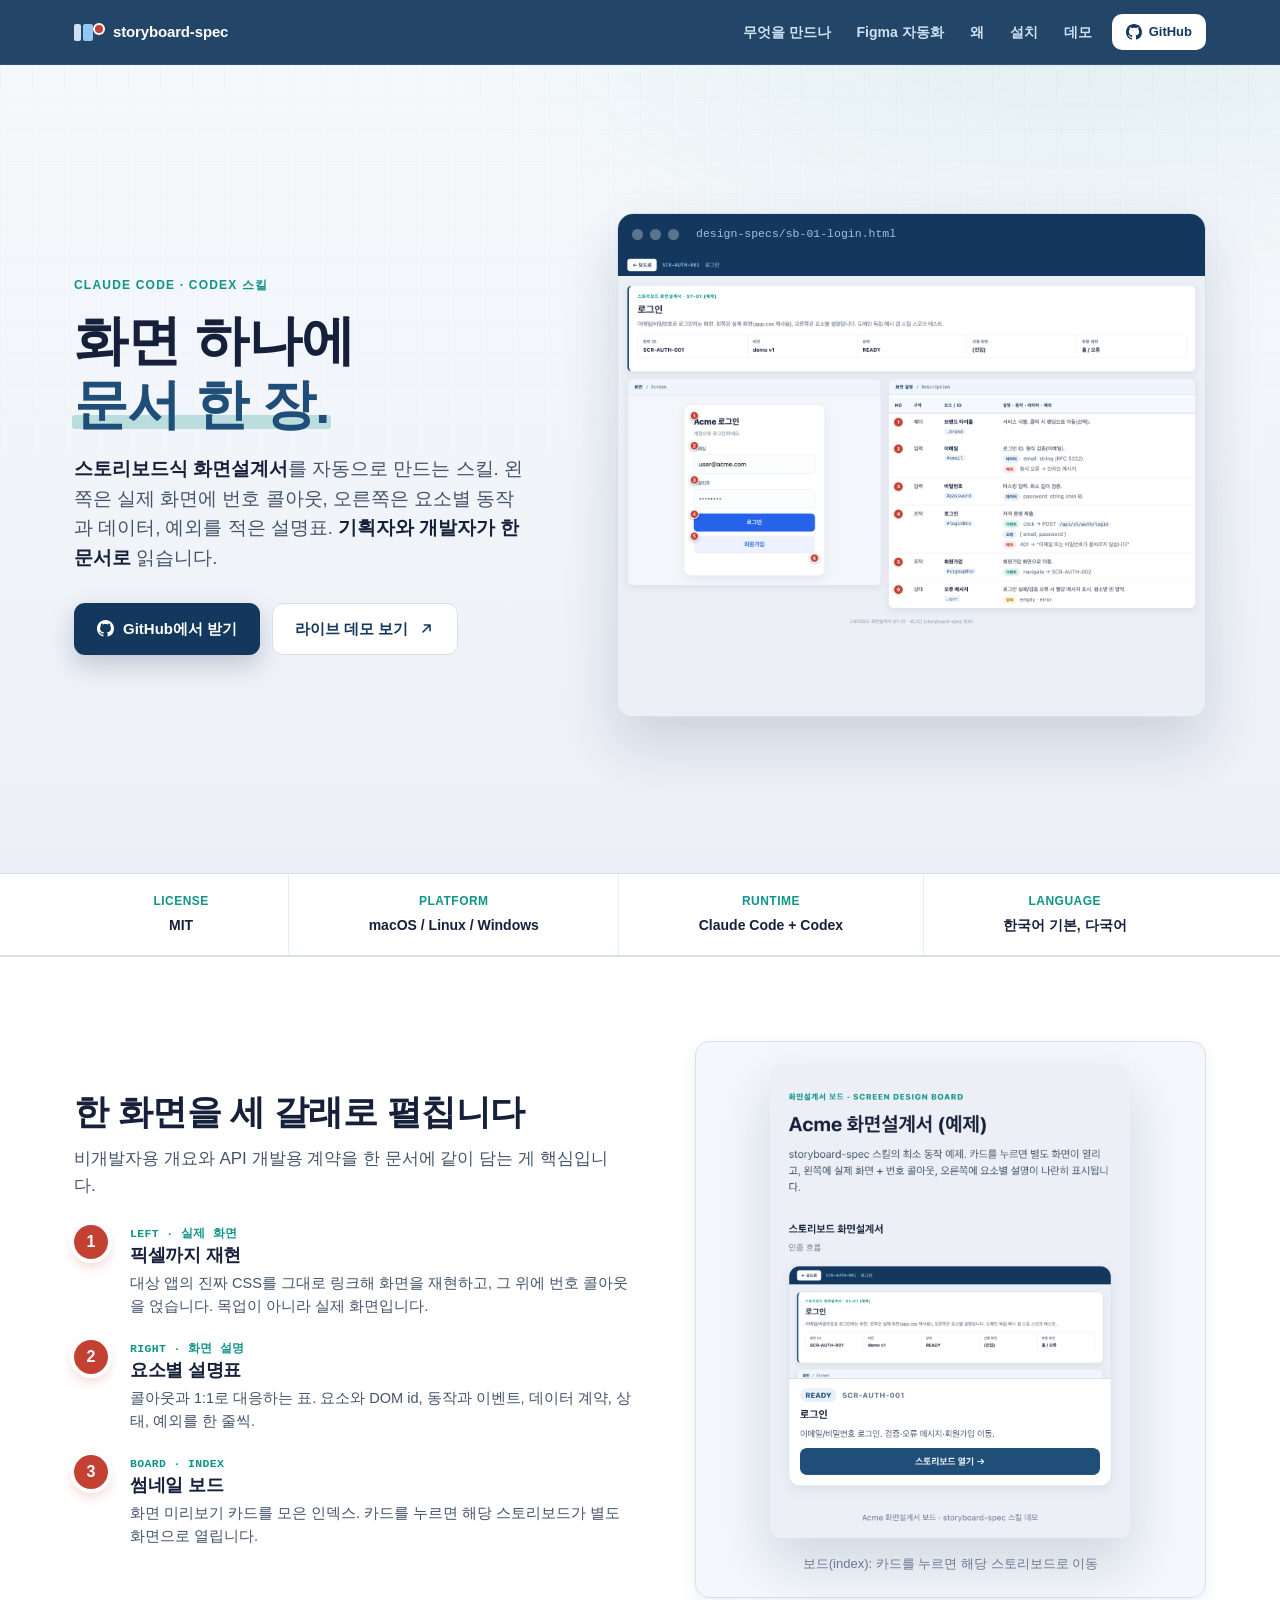
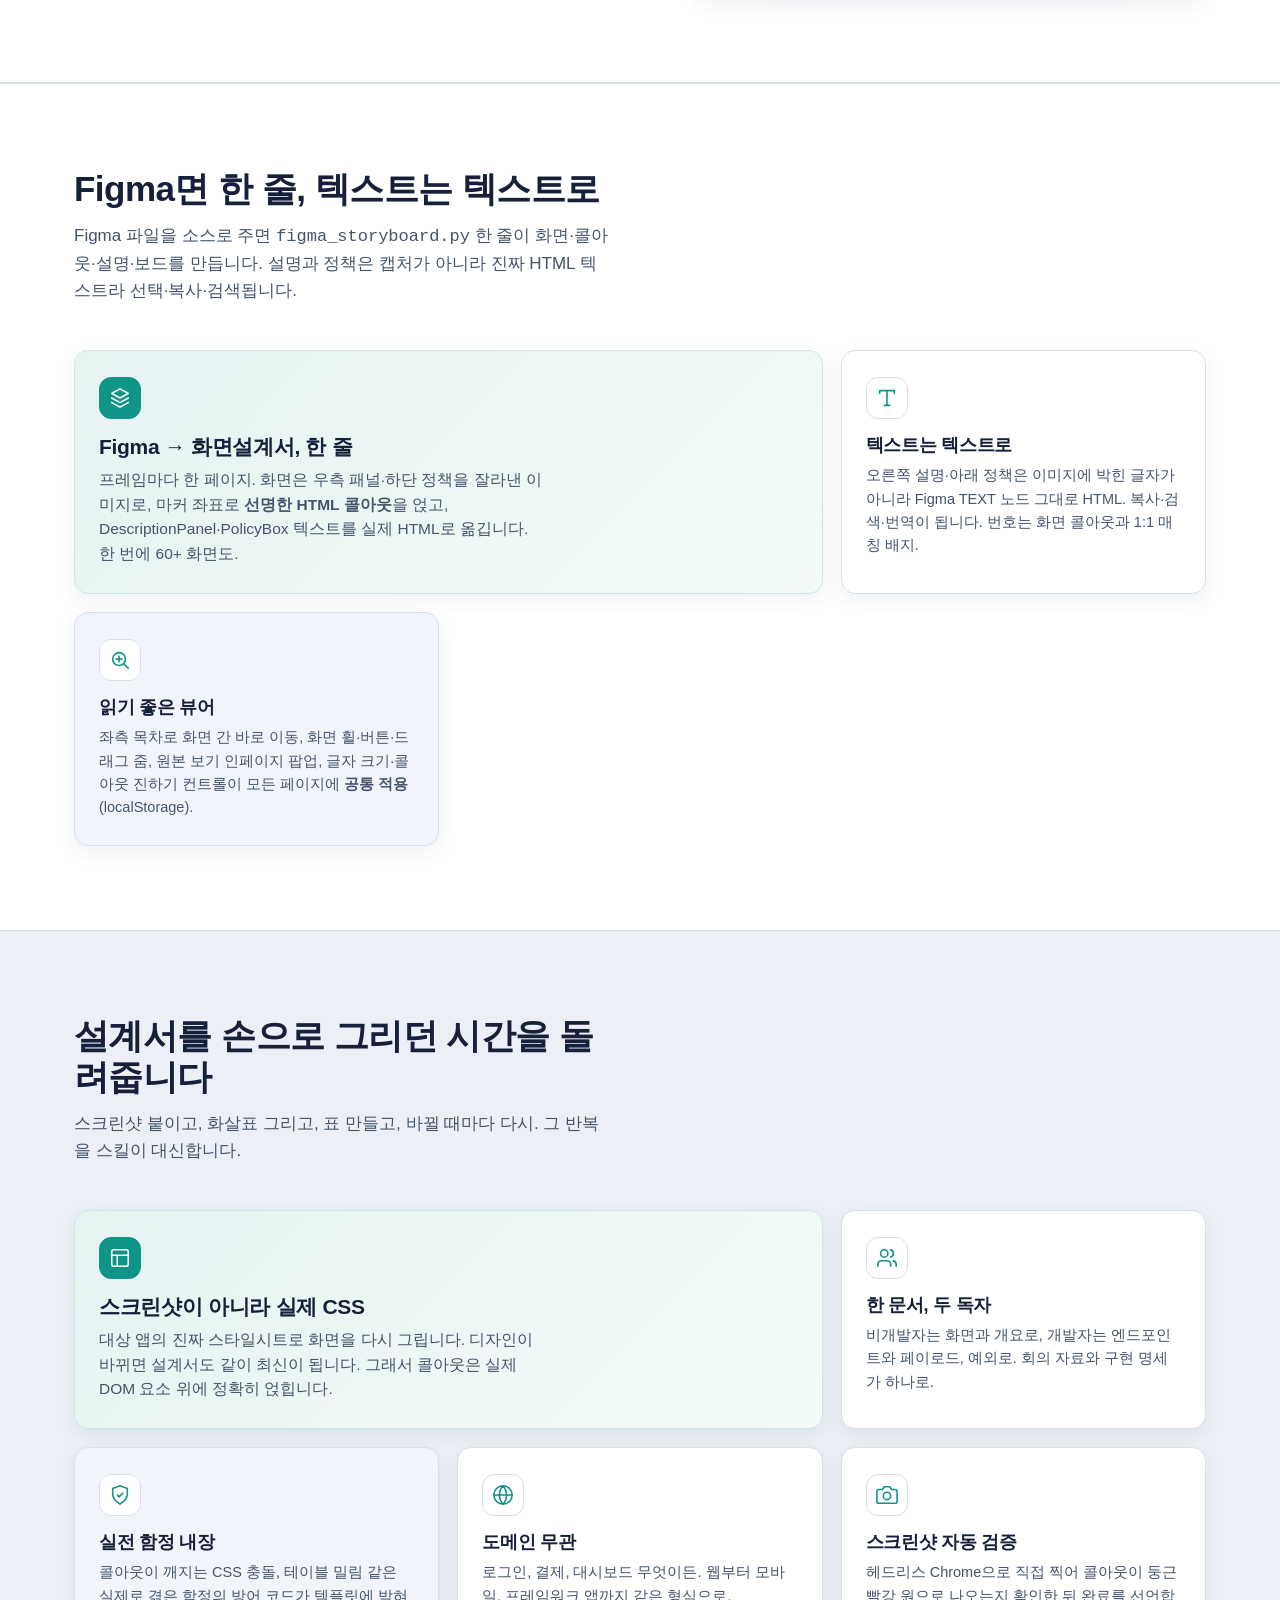
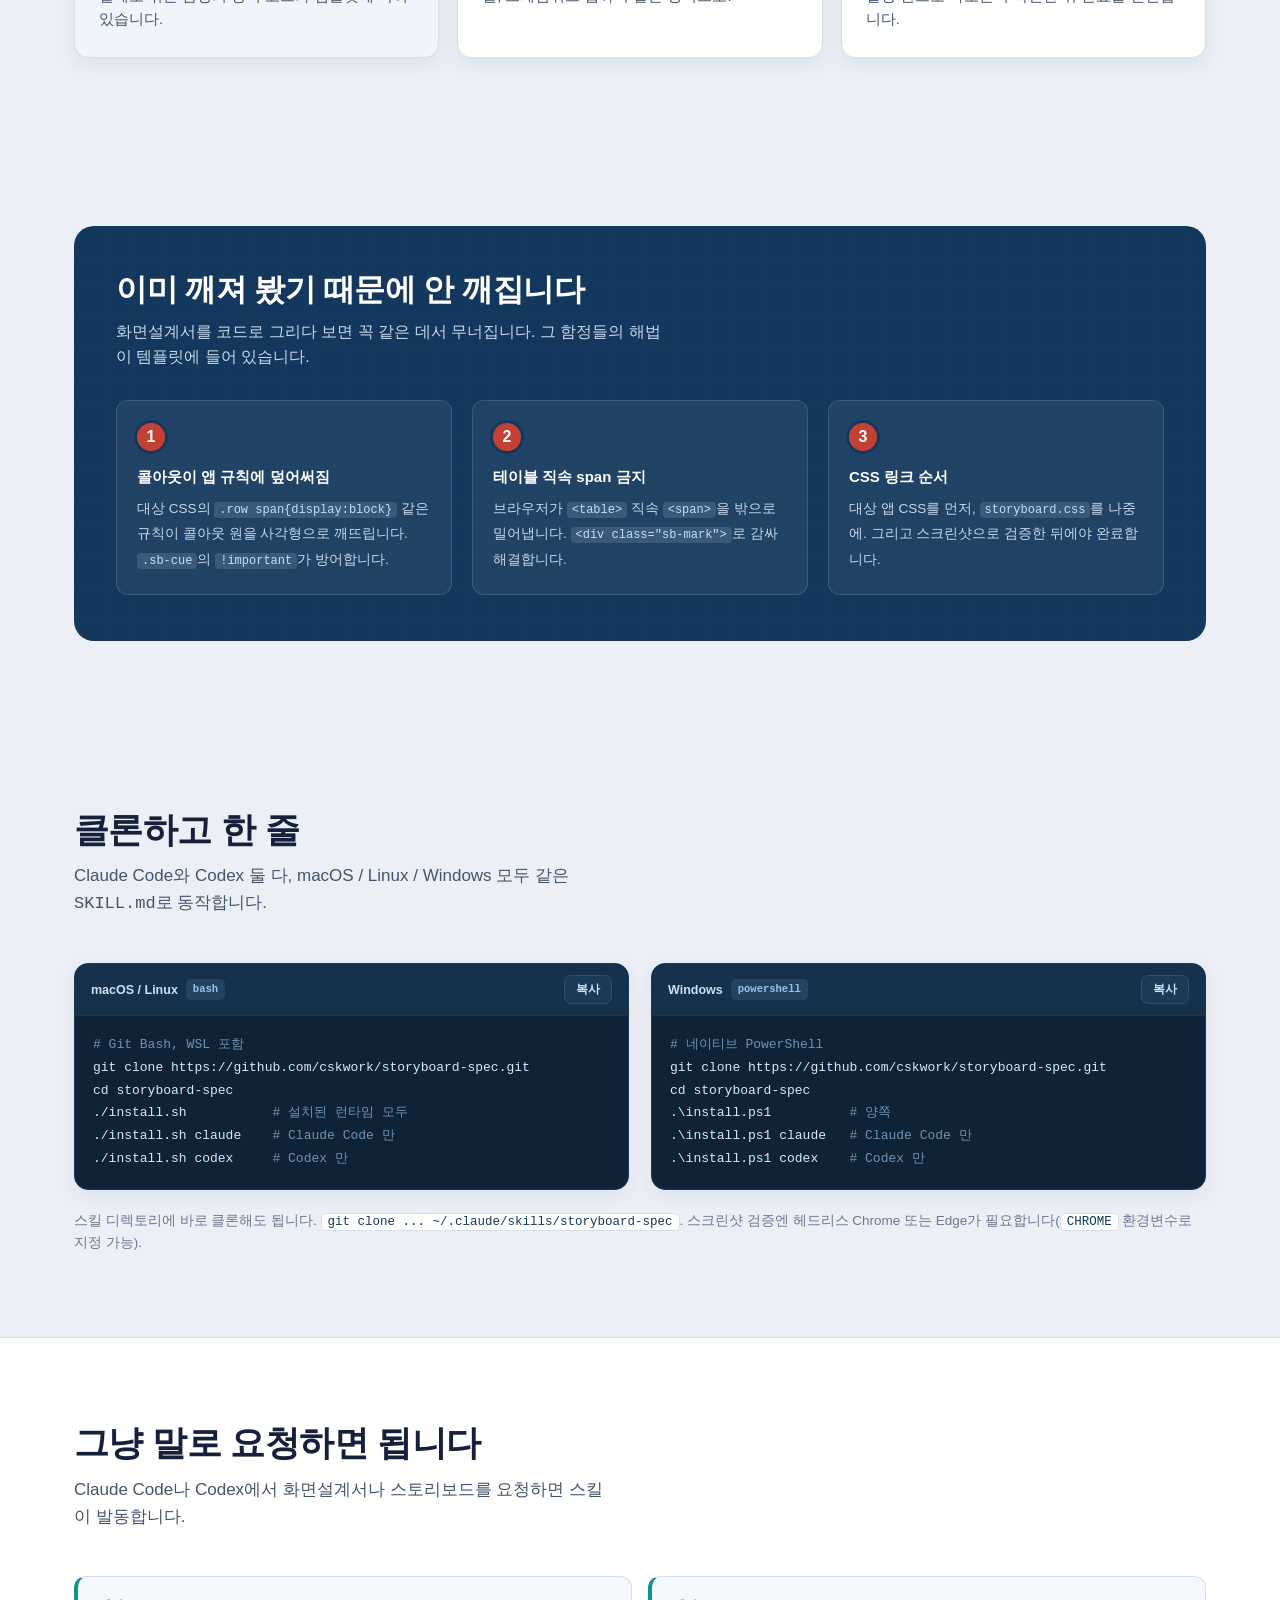
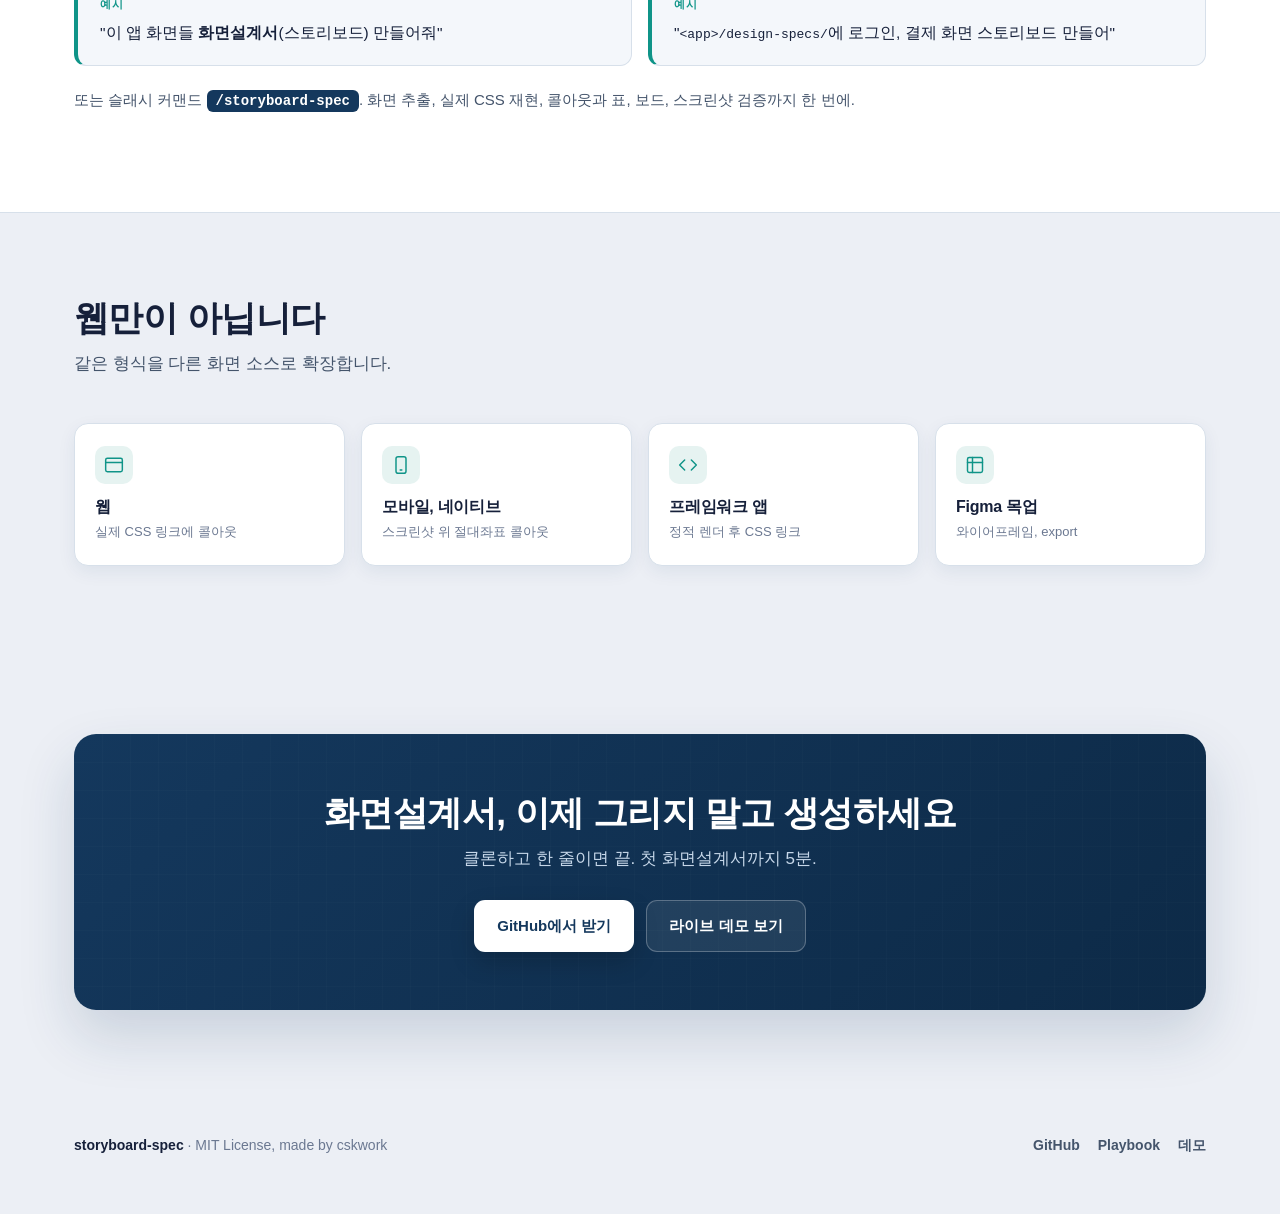
<file: index.html>
<!doctype html>
<html lang="ko" class="no-js">
<head>
  <meta charset="utf-8" />
  <meta name="viewport" content="width=device-width, initial-scale=1" />
  <title>storyboard-spec · 스토리보드식 화면설계서 자동 생성 스킬</title>
  <meta name="description" content="Claude Code, Codex 스킬. 한 화면이 한 페이지. 왼쪽은 실제 화면을 픽셀까지 재현하고 번호 콜아웃을 얹고, 오른쪽은 요소별 동작과 데이터, 예외 설명표. 기획자와 개발자가 한 문서로 같이 읽는 화면설계서." />
  <link rel="canonical" href="https://cskwork.github.io/storyboard-spec/" />

  <meta property="og:type" content="website" />
  <meta property="og:url" content="https://cskwork.github.io/storyboard-spec/" />
  <meta property="og:title" content="storyboard-spec · 스토리보드식 화면설계서 자동 생성" />
  <meta property="og:description" content="왼쪽은 실제 화면에 번호 콜아웃, 오른쪽은 요소별 설명표. 기획자와 개발자가 한 문서로 같이 읽는 화면설계서. Claude Code, Codex 스킬." />
  <meta property="og:image" content="https://cskwork.github.io/storyboard-spec/assets/cover.png" />
  <meta name="twitter:card" content="summary_large_image" />

  <link rel="icon" href="data:image/svg+xml,%3Csvg xmlns='http://www.w3.org/2000/svg' viewBox='0 0 64 64'%3E%3Crect width='64' height='64' rx='14' fill='%2314385d'/%3E%3Crect x='12' y='14' width='16' height='36' rx='3' fill='%23f4f7fb'/%3E%3Crect x='32' y='14' width='20' height='36' rx='3' fill='%231f4e79'/%3E%3Ccircle cx='20' cy='22' r='5' fill='%23c24132'/%3E%3C/svg%3E" />

  <style>
    /* Design read: dev-skill landing for engineers and PMs, blueprint/spec-document
       language, native CSS, light-locked. Dials VARIANCE 6 / MOTION 4 / DENSITY 4.
       Color lock: navy = structure, teal = the one decorative accent, red = the
       product's semantic callout marker ONLY (never decorative). Light single-mode
       is justified: the product itself is a light spec document; a dark theme would
       misrepresent it. */
    :root {
      color-scheme: light;
      --ink: #16203a;
      --ink-soft: #44546b;
      --muted: #6b7891;
      --line: #d7e0ea;
      --line-soft: #e9eef5;
      --bg: #eceff5;
      --bg-2: #f4f7fb;
      --panel: #ffffff;
      --navy: #14385d;
      --navy-2: #1f4e79;
      --accent: #0f9488;          /* the single decorative accent */
      --accent-soft: #e6f3f1;
      --cue: #c24132;             /* semantic callout marker only */
      --shadow: 0 6px 18px rgba(20, 56, 93, .07);
      --shadow-lg: 0 26px 56px rgba(20, 56, 93, .16);
      --r-card: 14px;
      --r-btn: 11px;
      --r-pill: 999px;
      --mono: ui-monospace, SFMono-Regular, "SF Mono", Menlo, Consolas, monospace;
      --sans: -apple-system, BlinkMacSystemFont, "Segoe UI", "Noto Sans KR", Arial, sans-serif;
      --maxw: 1180px;
    }

    * { box-sizing: border-box; }
    html { scroll-behavior: smooth; }
    body { margin: 0; font-family: var(--sans); color: var(--ink); background: var(--bg); line-height: 1.6; -webkit-font-smoothing: antialiased; text-rendering: optimizeLegibility; }
    a { color: var(--navy-2); }
    h1, h2, h3 { line-height: 1.18; letter-spacing: -.015em; }
    .wrap { max-width: var(--maxw); margin: 0 auto; padding: 0 24px; }

    /* reveal motion - only when JS present AND motion allowed */
    @media (prefers-reduced-motion: no-preference) {
      .js [data-reveal] { opacity: 0; transform: translateY(18px); transition: opacity .6s cubic-bezier(.16,1,.3,1), transform .6s cubic-bezier(.16,1,.3,1); }
      .js [data-reveal].in { opacity: 1; transform: none; }
      .js [data-reveal][data-d="1"] { transition-delay: .07s; }
      .js [data-reveal][data-d="2"] { transition-delay: .14s; }
      .js [data-reveal][data-d="3"] { transition-delay: .21s; }
    }

    /* ── Top bar ─────────────────────────────── */
    header.top { position: sticky; top: 0; z-index: 50; background: rgba(20,56,93,.93); backdrop-filter: saturate(160%) blur(8px); border-bottom: 1px solid rgba(255,255,255,.08); }
    .top .wrap { display: flex; align-items: center; gap: 18px; height: 64px; }
    .brand { display: flex; align-items: center; gap: 10px; color: #fff; font-weight: 800; letter-spacing: -.01em; text-decoration: none; font-size: 15px; }
    .brand .mk { display: inline-flex; align-items: flex-start; gap: 2px; }
    .brand .mk i { width: 7px; height: 17px; border-radius: 2px; background: #cfe0f2; display: block; }
    .brand .mk i:nth-child(2) { width: 10px; background: #8fc7f0; }
    .brand .mk b { width: 8px; height: 8px; border-radius: 50%; background: var(--cue); box-shadow: 0 0 0 2px #fff; margin-top: 1px; }
    .top nav { margin-left: auto; display: flex; align-items: center; gap: 2px; }
    .top nav a.navlink { color: #cfe0f2; text-decoration: none; font-size: 14px; font-weight: 600; padding: 8px 12px; border-radius: 8px; }
    .top nav a.navlink:hover { background: rgba(255,255,255,.08); color: #fff; }
    .top .gh { display: inline-flex; align-items: center; gap: 7px; margin-left: 6px; background: #fff; color: var(--navy); font-weight: 800; font-size: 13px; padding: 8px 14px; border-radius: 10px; text-decoration: none; transition: background .12s ease; }
    .top .gh:hover { background: #e8f1fb; }
    .top .gh svg { width: 16px; height: 16px; }
    @media (max-width: 720px) { .top nav a.navlink { display: none; } }

    /* ── Hero ────────────────────────────────── */
    .hero { position: relative; overflow: hidden; background: radial-gradient(1100px 520px at 84% -10%, rgba(15,148,136,.10), transparent 60%), linear-gradient(180deg, #f6f9fc 0%, var(--bg) 100%); }
    .hero::before { content: ""; position: absolute; inset: 0; pointer-events: none; opacity: .45; background-image: linear-gradient(rgba(20,56,93,.045) 1px, transparent 1px), linear-gradient(90deg, rgba(20,56,93,.045) 1px, transparent 1px); background-size: 32px 32px; mask-image: linear-gradient(180deg, #000 0%, transparent 80%); -webkit-mask-image: linear-gradient(180deg, #000 0%, transparent 80%); }
    .hero .wrap { position: relative; display: grid; grid-template-columns: minmax(0, 1fr) minmax(0, 1.2fr); gap: 52px; align-items: center; padding-top: 64px; padding-bottom: 72px; }
    .eyebrow { margin: 0 0 14px; font-size: 12px; font-weight: 800; letter-spacing: .1em; text-transform: uppercase; color: var(--accent); }
    .hero h1 { margin: 0 0 18px; font-size: clamp(34px, 5vw, 54px); font-weight: 850; color: var(--ink); }
    .hero h1 .hl { color: var(--navy-2); position: relative; white-space: nowrap; }
    .hero h1 .hl::after { content: ""; position: absolute; left: -2px; right: -2px; bottom: .08em; height: .26em; background: rgba(15,148,136,.24); border-radius: 3px; z-index: -1; }
    .hero .lede { font-size: clamp(16px, 2vw, 18.5px); color: var(--ink-soft); margin: 0 0 30px; max-width: 44ch; }
    .hero .lede b { color: var(--ink); font-weight: 700; }

    .cta { display: flex; flex-wrap: wrap; gap: 12px; align-items: center; }
    .btn { display: inline-flex; align-items: center; gap: 9px; font-weight: 800; font-size: 15px; text-decoration: none; padding: 13px 22px; border-radius: var(--r-btn); border: 1px solid transparent; white-space: nowrap; transition: transform .12s ease, box-shadow .12s ease, background .12s ease, border-color .12s ease; }
    .btn svg { width: 17px; height: 17px; }
    .btn:active { transform: translateY(1px); }
    .btn.primary { background: var(--navy); color: #fff; box-shadow: 0 10px 24px rgba(20,56,93,.22); }
    .btn.primary:hover { transform: translateY(-2px); box-shadow: 0 16px 32px rgba(20,56,93,.28); }
    .btn.ghost { background: var(--panel); color: var(--navy); border-color: var(--line); }
    .btn.ghost:hover { transform: translateY(-2px); border-color: #b9cadd; }

    /* hero shot - real generated output, framed as a document window */
    .shot { position: relative; }
    .shot .frame { background: var(--panel); border: 1px solid var(--line); border-radius: 16px; box-shadow: var(--shadow-lg); overflow: hidden; }
    .shot .bar { display: flex; align-items: center; gap: 7px; padding: 11px 14px; background: var(--navy); }
    .shot .bar i { width: 11px; height: 11px; border-radius: 50%; background: rgba(255,255,255,.3); }
    .shot .bar .path { margin-left: 10px; font-family: var(--mono); font-size: 11.5px; color: #9fc1e0; }
    .shot img { display: block; width: 100%; height: auto; }
    @media (prefers-reduced-motion: no-preference) {
      .js .hero .intro > * { opacity: 0; transform: translateY(16px); animation: rise .7s cubic-bezier(.16,1,.3,1) forwards; }
      .js .hero .intro > *:nth-child(1) { animation-delay: .05s; }
      .js .hero .intro > *:nth-child(2) { animation-delay: .12s; }
      .js .hero .intro > *:nth-child(3) { animation-delay: .19s; }
      .js .hero .intro > *:nth-child(4) { animation-delay: .26s; }
      .js .hero .shot { opacity: 0; transform: translateY(22px) scale(.985); animation: rise .8s .2s cubic-bezier(.16,1,.3,1) forwards; }
      @keyframes rise { to { opacity: 1; transform: none; } }
    }

    /* ── Meta strip (moved out of hero) ──────── */
    .meta-strip { border-top: 1px solid var(--line); border-bottom: 1px solid var(--line); background: var(--panel); }
    .meta-strip .wrap { display: flex; flex-wrap: wrap; gap: 0; padding-top: 0; padding-bottom: 0; }
    .meta-strip .fact { flex: 1 1 auto; min-width: 160px; padding: 18px 8px; text-align: center; border-left: 1px solid var(--line-soft); }
    .meta-strip .fact:first-child { border-left: 0; }
    .meta-strip .fact .k { font-size: 12px; font-weight: 800; letter-spacing: .04em; text-transform: uppercase; color: var(--accent); }
    .meta-strip .fact .v { margin-top: 3px; font-size: 14px; font-weight: 700; color: var(--ink); }
    @media (max-width: 640px) { .meta-strip .fact { flex-basis: 50%; border-top: 1px solid var(--line-soft); } .meta-strip .fact:nth-child(-n+2) { border-top: 0; } }

    /* ── Section scaffolding ─────────────────── */
    section { padding: 84px 0; }
    .sec-head { max-width: 60ch; margin: 0 0 46px; }
    .sec-head h2 { margin: 0 0 12px; font-size: clamp(26px, 3.4vw, 35px); color: var(--ink); }
    .sec-head p { margin: 0; color: var(--ink-soft); font-size: 17px; }

    /* "What it produces" - asymmetric: numbered legend + real board screenshot */
    .produce { background: var(--panel); border-top: 1px solid var(--line); border-bottom: 1px solid var(--line); }
    .produce .grid { display: grid; grid-template-columns: 1.05fr .95fr; gap: 56px; align-items: center; }
    .legend { list-style: none; margin: 26px 0 0; padding: 0; display: grid; gap: 22px; }
    .legend li { display: grid; grid-template-columns: 40px 1fr; gap: 16px; align-items: start; }
    .legend .cue { display: grid; place-items: center; width: 34px; height: 34px; background: var(--cue); color: #fff; font-weight: 800; font-size: 16px; border-radius: 50%; box-shadow: 0 0 0 4px #fff, 0 6px 14px rgba(194,65,50,.28); }
    .legend .side { font-family: var(--mono); font-size: 11.5px; font-weight: 700; letter-spacing: .03em; color: var(--accent); text-transform: uppercase; }
    .legend h3 { margin: 2px 0 5px; font-size: 18px; color: var(--ink); }
    .legend p { margin: 0; color: var(--ink-soft); font-size: 14.5px; }
    .board-shot { background: var(--bg-2); border: 1px solid var(--line); border-radius: var(--r-card); padding: 22px; box-shadow: var(--shadow); }
    .board-shot img { display: block; width: 100%; max-width: 360px; margin: 0 auto; height: auto; border-radius: 10px; box-shadow: var(--shadow-lg); }
    .board-shot .cap { margin: 16px 0 0; text-align: center; font-size: 13px; color: var(--muted); }
    @media (max-width: 880px) { .produce .grid { grid-template-columns: 1fr; gap: 36px; } }

    /* "Why" - bento with rhythm (1 wide + 4), tinted cells for diversity */
    .bento { display: grid; grid-template-columns: repeat(3, 1fr); gap: 18px; }
    .cell { background: var(--panel); border: 1px solid var(--line); border-radius: var(--r-card); padding: 26px 24px; box-shadow: var(--shadow); transition: transform .14s ease, box-shadow .14s ease; }
    .cell:hover { transform: translateY(-4px); box-shadow: 0 18px 38px rgba(20,56,93,.13); }
    .cell.wide { grid-column: span 2; background: linear-gradient(135deg, var(--accent-soft), #f3faf9); border-color: #cbe7e3; }
    .cell.tint { background: #f1f5fb; border-color: #d3e0ee; }
    .cell .ic { width: 42px; height: 42px; border-radius: 12px; display: grid; place-items: center; background: #fff; border: 1px solid var(--line); color: var(--accent); margin-bottom: 16px; }
    .cell.wide .ic { background: var(--accent); color: #fff; border-color: var(--accent); }
    .cell .ic svg { width: 22px; height: 22px; }
    .cell h3 { margin: 0 0 8px; font-size: 18px; color: var(--ink); }
    .cell.wide h3 { font-size: 21px; }
    .cell p { margin: 0; color: var(--ink-soft); font-size: 14.5px; }
    .cell.wide p { max-width: 52ch; font-size: 15.5px; }
    @media (max-width: 880px) { .bento { grid-template-columns: 1fr 1fr; } .cell.wide { grid-column: span 2; } }
    @media (max-width: 560px) { .bento { grid-template-columns: 1fr; } .cell.wide { grid-column: span 1; } }

    /* Gotchas - single deliberate dark band */
    .gotchas-wrap { background: var(--navy); color: #e9f1f8; border-radius: 20px; padding: 46px 42px; position: relative; overflow: hidden; }
    .gotchas-wrap::after { content: ""; position: absolute; inset: 0; opacity: .3; pointer-events: none; background-image: linear-gradient(rgba(255,255,255,.04) 1px, transparent 1px), linear-gradient(90deg, rgba(255,255,255,.04) 1px, transparent 1px); background-size: 30px 30px; }
    .gotchas-wrap h2 { position: relative; margin: 0 0 10px; font-size: clamp(24px, 3.2vw, 31px); color: #fff; }
    .gotchas-wrap > p.intro { position: relative; margin: 0 0 30px; color: #c6d7e9; max-width: 62ch; font-size: 16px; }
    .gotchas-wrap ol { position: relative; display: grid; grid-template-columns: repeat(3, 1fr); gap: 20px; margin: 0; padding: 0; list-style: none; counter-reset: g; }
    .gotchas-wrap li { counter-increment: g; background: rgba(255,255,255,.055); border: 1px solid rgba(255,255,255,.12); border-radius: 12px; padding: 22px 20px; }
    .gotchas-wrap li::before { content: counter(g); display: grid; place-items: center; width: 28px; height: 28px; background: var(--cue); color: #fff; font-weight: 800; border-radius: 50%; margin-bottom: 14px; box-shadow: 0 0 0 3px var(--navy); }
    .gotchas-wrap li b { color: #fff; display: block; margin-bottom: 6px; font-size: 15px; }
    .gotchas-wrap li span { font-size: 13.5px; color: #c6d7e9; }
    .gotchas-wrap code { font-family: var(--mono); font-size: 12px; background: rgba(255,255,255,.12); padding: 1px 5px; border-radius: 4px; color: #bfe0ff; }
    @media (max-width: 760px) { .gotchas-wrap ol { grid-template-columns: 1fr; gap: 14px; } }

    /* Install */
    .install .cols { display: grid; grid-template-columns: 1fr 1fr; gap: 22px; }
    .code { background: #0f2236; border: 1px solid #1d3a55; border-radius: var(--r-card); overflow: hidden; box-shadow: var(--shadow); }
    .code .head { display: flex; align-items: center; justify-content: space-between; padding: 11px 16px; background: #16314b; border-bottom: 1px solid #1d3a55; }
    .code .head .os { font-size: 12.5px; font-weight: 800; color: #cfe0f2; display: flex; align-items: center; gap: 8px; }
    .code .head .os .badge { font-family: var(--mono); font-size: 10.5px; color: #8fc7f0; background: rgba(143,199,240,.12); padding: 2px 7px; border-radius: 5px; }
    .copy { cursor: pointer; border: 1px solid #2b4d6e; background: #1b3a57; color: #cfe0f2; font-size: 12px; font-weight: 700; padding: 5px 11px; border-radius: 7px; transition: background .12s ease; }
    .copy:hover { background: #234a6c; }
    .copy.done { background: var(--accent); border-color: var(--accent); color: #fff; }
    .code pre { margin: 0; padding: 18px; overflow-x: auto; }
    .code code { font-family: var(--mono); font-size: 13px; line-height: 1.75; color: #dbe8f4; white-space: pre; }
    .code .c { color: #6f93b3; }
    .install .note { margin: 20px 0 0; font-size: 13.5px; color: var(--muted); }
    .install .note code { font-family: var(--mono); background: var(--panel); border: 1px solid var(--line); padding: 1px 6px; border-radius: 5px; font-size: 12.5px; color: var(--navy); }

    /* Usage */
    .usage { background: var(--panel); border-top: 1px solid var(--line); border-bottom: 1px solid var(--line); }
    .asks { display: grid; grid-template-columns: 1fr 1fr; gap: 16px; }
    .ask { background: var(--bg-2); border: 1px solid var(--line); border-left: 4px solid var(--accent); border-radius: 12px; padding: 20px 22px; }
    .ask .who { font-family: var(--mono); font-size: 11px; font-weight: 800; color: var(--accent); text-transform: uppercase; letter-spacing: .05em; margin-bottom: 6px; }
    .ask p { margin: 0; font-size: 15.5px; color: var(--ink); }
    .ask code { font-family: var(--mono); font-size: 13px; }
    .slash { margin-top: 22px; font-size: 15px; color: var(--ink-soft); }
    .slash code { font-family: var(--mono); background: var(--navy); color: #fff; padding: 3px 9px; border-radius: 6px; font-weight: 700; font-size: 14px; }
    @media (max-width: 640px) { .asks { grid-template-columns: 1fr; } }

    /* Domains */
    .domains { display: grid; grid-template-columns: repeat(4, 1fr); gap: 16px; }
    .dom { background: var(--panel); border: 1px solid var(--line); border-radius: var(--r-card); padding: 22px 20px; box-shadow: var(--shadow); }
    .dom .ic { width: 38px; height: 38px; border-radius: 10px; display: grid; place-items: center; background: var(--accent-soft); color: var(--accent); margin-bottom: 14px; }
    .dom .ic svg { width: 20px; height: 20px; }
    .dom h3 { margin: 0 0 5px; font-size: 16px; color: var(--ink); }
    .dom p { margin: 0; font-size: 13px; color: var(--muted); }
    @media (max-width: 760px) { .domains { grid-template-columns: 1fr 1fr; } }
    @media (max-width: 460px) { .domains { grid-template-columns: 1fr; } }

    /* CTA band */
    .band { text-align: center; }
    .band .box { background: linear-gradient(135deg, var(--navy), #0d2a47); border-radius: 22px; padding: 58px 32px; box-shadow: var(--shadow-lg); position: relative; overflow: hidden; }
    .band .box::after { content: ""; position: absolute; inset: 0; opacity: .32; pointer-events: none; background-image: linear-gradient(rgba(255,255,255,.05) 1px, transparent 1px), linear-gradient(90deg, rgba(255,255,255,.05) 1px, transparent 1px); background-size: 28px 28px; }
    .band h2 { position: relative; margin: 0 0 12px; color: #fff; font-size: clamp(26px, 3.4vw, 35px); }
    .band p { position: relative; margin: 0 0 28px; color: #c6d7e9; font-size: 17px; }
    .band .cta { position: relative; justify-content: center; }
    .band .btn.ghost { background: rgba(255,255,255,.08); border-color: rgba(255,255,255,.26); color: #fff; }
    .band .btn.ghost:hover { background: rgba(255,255,255,.16); }
    .band .btn.primary { background: #fff; color: var(--navy); box-shadow: 0 10px 24px rgba(0,0,0,.18); }

    /* Footer */
    footer.foot { padding: 40px 0 60px; }
    footer.foot .wrap { display: flex; flex-wrap: wrap; gap: 14px; align-items: center; justify-content: space-between; }
    footer .who { font-size: 14px; color: var(--muted); }
    footer .who b { color: var(--ink); }
    footer .links { display: flex; gap: 18px; font-size: 14px; }
    footer .links a { color: var(--ink-soft); text-decoration: none; font-weight: 600; }
    footer .links a:hover { color: var(--navy-2); }

    @media (max-width: 980px) { .hero .wrap { grid-template-columns: 1fr; gap: 40px; padding-top: 48px; padding-bottom: 56px; } .install .cols { grid-template-columns: 1fr; } }
    @media (max-width: 560px) { section { padding: 60px 0; } }
  </style>
</head>
<body>

  <header class="top">
    <div class="wrap">
      <a class="brand" href="#top" aria-label="storyboard-spec">
        <span class="mk"><i></i><i></i><b></b></span>
        <span>storyboard-spec</span>
      </a>
      <nav>
        <a class="navlink" href="#produce">무엇을 만드나</a>
        <a class="navlink" href="#figma">Figma 자동화</a>
        <a class="navlink" href="#why">왜</a>
        <a class="navlink" href="#install">설치</a>
        <a class="navlink" href="./examples/demo/index.html">데모</a>
        <a class="gh" href="https://github.com/cskwork/storyboard-spec" target="_blank" rel="noopener">
          <svg viewBox="0 0 16 16" fill="currentColor" aria-hidden="true"><path d="M8 0C3.58 0 0 3.58 0 8c0 3.54 2.29 6.53 5.47 7.59.4.07.55-.17.55-.38 0-.19-.01-.82-.01-1.49-2.01.37-2.53-.49-2.69-.94-.09-.23-.48-.94-.82-1.13-.28-.15-.68-.52-.01-.53.63-.01 1.08.58 1.23.82.72 1.21 1.87.87 2.33.66.07-.52.28-.87.51-1.07-1.78-.2-3.64-.89-3.64-3.95 0-.87.31-1.59.82-2.15-.08-.2-.36-1.02.08-2.12 0 0 .67-.21 2.2.82.64-.18 1.32-.27 2-.27.68 0 1.36.09 2 .27 1.53-1.04 2.2-.82 2.2-.82.44 1.1.16 1.92.08 2.12.51.56.82 1.27.82 2.15 0 3.07-1.87 3.75-3.65 3.95.29.25.54.73.54 1.48 0 1.07-.01 1.93-.01 2.2 0 .21.15.46.55.38A8.01 8.01 0 0016 8c0-4.42-3.58-8-8-8z"/></svg>
          GitHub
        </a>
      </nav>
    </div>
  </header>

  <a id="top"></a>
  <section class="hero">
    <div class="wrap">
      <div class="intro">
        <p class="eyebrow">Claude Code · Codex 스킬</p>
        <h1>화면 하나에<br><span class="hl">문서 한 장.</span></h1>
        <p class="lede">
          <b>스토리보드식 화면설계서</b>를 자동으로 만드는 스킬. 왼쪽은 실제 화면에 번호 콜아웃, 오른쪽은 요소별 동작과 데이터, 예외를 적은 설명표. <b>기획자와 개발자가 한 문서로</b> 읽습니다.
        </p>
        <div class="cta">
          <a class="btn primary" href="https://github.com/cskwork/storyboard-spec" target="_blank" rel="noopener">
            <svg viewBox="0 0 16 16" fill="currentColor" aria-hidden="true"><path d="M8 0C3.58 0 0 3.58 0 8c0 3.54 2.29 6.53 5.47 7.59.4.07.55-.17.55-.38 0-.19-.01-.82-.01-1.49-2.01.37-2.53-.49-2.69-.94-.09-.23-.48-.94-.82-1.13-.28-.15-.68-.52-.01-.53.63-.01 1.08.58 1.23.82.72 1.21 1.87.87 2.33.66.07-.52.28-.87.51-1.07-1.78-.2-3.64-.89-3.64-3.95 0-.87.31-1.59.82-2.15-.08-.2-.36-1.02.08-2.12 0 0 .67-.21 2.2.82.64-.18 1.32-.27 2-.27.68 0 1.36.09 2 .27 1.53-1.04 2.2-.82 2.2-.82.44 1.1.16 1.92.08 2.12.51.56.82 1.27.82 2.15 0 3.07-1.87 3.75-3.65 3.95.29.25.54.73.54 1.48 0 1.07-.01 1.93-.01 2.2 0 .21.15.46.55.38A8.01 8.01 0 0016 8c0-4.42-3.58-8-8-8z"/></svg>
            GitHub에서 받기
          </a>
          <a class="btn ghost" href="./examples/demo/index.html">
            라이브 데모 보기
            <svg viewBox="0 0 24 24" fill="none" stroke="currentColor" stroke-width="2.2" stroke-linecap="round" stroke-linejoin="round" aria-hidden="true"><path d="M7 17 17 7M9 7h8v8"/></svg>
          </a>
        </div>
      </div>

      <div class="shot">
        <div class="frame">
          <div class="bar"><i></i><i></i><i></i><span class="path">design-specs/sb-01-login.html</span></div>
          <img src="./assets/cover.png" width="3000" height="2360"
               alt="생성된 스토리보드 화면설계서 예시. 왼쪽은 로그인 화면을 실제 CSS로 재현하고 번호 콜아웃을 얹었고, 오른쪽은 같은 번호의 요소별 동작과 데이터, 예외 설명표." />
        </div>
      </div>
    </div>
  </section>

  <div class="meta-strip">
    <div class="wrap">
      <div class="fact"><div class="k">License</div><div class="v">MIT</div></div>
      <div class="fact"><div class="k">Platform</div><div class="v">macOS / Linux / Windows</div></div>
      <div class="fact"><div class="k">Runtime</div><div class="v">Claude Code + Codex</div></div>
      <div class="fact"><div class="k">Language</div><div class="v">한국어 기본, 다국어</div></div>
    </div>
  </div>

  <section class="produce" id="produce">
    <div class="wrap">
      <div class="grid">
        <div data-reveal>
          <div class="sec-head" style="margin-bottom:0">
            <h2>한 화면을 세 갈래로 펼칩니다</h2>
            <p>비개발자용 개요와 API 개발용 계약을 한 문서에 같이 담는 게 핵심입니다.</p>
          </div>
          <ol class="legend">
            <li>
              <span class="cue">1</span>
              <div><div class="side">Left · 실제 화면</div><h3>픽셀까지 재현</h3><p>대상 앱의 진짜 CSS를 그대로 링크해 화면을 재현하고, 그 위에 번호 콜아웃을 얹습니다. 목업이 아니라 실제 화면입니다.</p></div>
            </li>
            <li>
              <span class="cue">2</span>
              <div><div class="side">Right · 화면 설명</div><h3>요소별 설명표</h3><p>콜아웃과 1:1로 대응하는 표. 요소와 DOM id, 동작과 이벤트, 데이터 계약, 상태, 예외를 한 줄씩.</p></div>
            </li>
            <li>
              <span class="cue">3</span>
              <div><div class="side">Board · index</div><h3>썸네일 보드</h3><p>화면 미리보기 카드를 모은 인덱스. 카드를 누르면 해당 스토리보드가 별도 화면으로 열립니다.</p></div>
            </li>
          </ol>
        </div>
        <div class="board-shot" data-reveal data-d="1">
          <img src="./assets/board.png" width="1080" height="1424" alt="화면설계서 보드 화면. 화면 미리보기 썸네일 카드가 그리드로 놓여 있고, 각 카드에 상태, 화면 ID, 제목과 스토리보드 열기 버튼이 있다." />
          <p class="cap">보드(index): 카드를 누르면 해당 스토리보드로 이동</p>
        </div>
      </div>
    </div>
  </section>

  <section id="figma" class="produce">
    <div class="wrap">
      <div class="sec-head" data-reveal>
        <h2>Figma면 한 줄, 텍스트는 텍스트로</h2>
        <p>Figma 파일을 소스로 주면 <code>figma_storyboard.py</code> 한 줄이 화면·콜아웃·설명·보드를 만듭니다. 설명과 정책은 캡처가 아니라 진짜 HTML 텍스트라 선택·복사·검색됩니다.</p>
      </div>
      <div class="bento">
        <article class="cell wide" data-reveal>
          <div class="ic"><svg viewBox="0 0 24 24" fill="none" stroke="currentColor" stroke-width="1.75" stroke-linecap="round" stroke-linejoin="round"><path d="m12 2 9 5-9 5-9-5z"/><path d="m3 12 9 5 9-5"/><path d="m3 17 9 5 9-5"/></svg></div>
          <h3>Figma → 화면설계서, 한 줄</h3>
          <p>프레임마다 한 페이지. 화면은 우측 패널·하단 정책을 잘라낸 이미지로, 마커 좌표로 <strong>선명한 HTML 콜아웃</strong>을 얹고, DescriptionPanel·PolicyBox 텍스트를 실제 HTML로 옮깁니다. 한 번에 60+ 화면도.</p>
        </article>
        <article class="cell" data-reveal data-d="1">
          <div class="ic"><svg viewBox="0 0 24 24" fill="none" stroke="currentColor" stroke-width="1.75" stroke-linecap="round" stroke-linejoin="round"><path d="M4 7V4h16v3"/><path d="M9 20h6"/><path d="M12 4v16"/></svg></div>
          <h3>텍스트는 텍스트로</h3>
          <p>오른쪽 설명·아래 정책은 이미지에 박힌 글자가 아니라 Figma TEXT 노드 그대로 HTML. 복사·검색·번역이 됩니다. 번호는 화면 콜아웃과 1:1 매칭 배지.</p>
        </article>
        <article class="cell tint" data-reveal>
          <div class="ic"><svg viewBox="0 0 24 24" fill="none" stroke="currentColor" stroke-width="1.75" stroke-linecap="round" stroke-linejoin="round"><circle cx="11" cy="11" r="7"/><path d="m21 21-4.3-4.3"/><path d="M8 11h6M11 8v6"/></svg></div>
          <h3>읽기 좋은 뷰어</h3>
          <p>좌측 목차로 화면 간 바로 이동, 화면 휠·버튼·드래그 줌, 원본 보기 인페이지 팝업, 글자 크기·콜아웃 진하기 컨트롤이 모든 페이지에 <strong>공통 적용</strong>(localStorage).</p>
        </article>
      </div>
    </div>
  </section>

  <section id="why">
    <div class="wrap">
      <div class="sec-head" data-reveal>
        <h2>설계서를 손으로 그리던 시간을 돌려줍니다</h2>
        <p>스크린샷 붙이고, 화살표 그리고, 표 만들고, 바뀔 때마다 다시. 그 반복을 스킬이 대신합니다.</p>
      </div>
      <div class="bento">
        <article class="cell wide" data-reveal>
          <div class="ic"><svg viewBox="0 0 24 24" fill="none" stroke="currentColor" stroke-width="1.75" stroke-linecap="round" stroke-linejoin="round"><rect x="3" y="3" width="18" height="18" rx="2"/><path d="M3 9h18M9 21V9"/></svg></div>
          <h3>스크린샷이 아니라 실제 CSS</h3>
          <p>대상 앱의 진짜 스타일시트로 화면을 다시 그립니다. 디자인이 바뀌면 설계서도 같이 최신이 됩니다. 그래서 콜아웃은 실제 DOM 요소 위에 정확히 얹힙니다.</p>
        </article>
        <article class="cell" data-reveal data-d="1">
          <div class="ic"><svg viewBox="0 0 24 24" fill="none" stroke="currentColor" stroke-width="1.75" stroke-linecap="round" stroke-linejoin="round"><path d="M16 21v-2a4 4 0 0 0-4-4H6a4 4 0 0 0-4 4v2"/><circle cx="9" cy="7" r="4"/><path d="M22 21v-2a4 4 0 0 0-3-3.87M16 3.13a4 4 0 0 1 0 7.75"/></svg></div>
          <h3>한 문서, 두 독자</h3>
          <p>비개발자는 화면과 개요로, 개발자는 엔드포인트와 페이로드, 예외로. 회의 자료와 구현 명세가 하나로.</p>
        </article>
        <article class="cell tint" data-reveal>
          <div class="ic"><svg viewBox="0 0 24 24" fill="none" stroke="currentColor" stroke-width="1.75" stroke-linecap="round" stroke-linejoin="round"><path d="M12 2 4 5v6c0 5 3.5 8 8 11 4.5-3 8-6 8-11V5z"/><path d="m9 12 2 2 4-4"/></svg></div>
          <h3>실전 함정 내장</h3>
          <p>콜아웃이 깨지는 CSS 충돌, 테이블 밀림 같은 실제로 겪은 함정의 방어 코드가 템플릿에 박혀 있습니다.</p>
        </article>
        <article class="cell" data-reveal data-d="1">
          <div class="ic"><svg viewBox="0 0 24 24" fill="none" stroke="currentColor" stroke-width="1.75" stroke-linecap="round" stroke-linejoin="round"><circle cx="12" cy="12" r="10"/><path d="M2 12h20M12 2a15 15 0 0 1 0 20M12 2a15 15 0 0 0 0 20"/></svg></div>
          <h3>도메인 무관</h3>
          <p>로그인, 결제, 대시보드 무엇이든. 웹부터 모바일, 프레임워크 앱까지 같은 형식으로.</p>
        </article>
        <article class="cell" data-reveal data-d="2">
          <div class="ic"><svg viewBox="0 0 24 24" fill="none" stroke="currentColor" stroke-width="1.75" stroke-linecap="round" stroke-linejoin="round"><path d="M23 19a2 2 0 0 1-2 2H3a2 2 0 0 1-2-2V8a2 2 0 0 1 2-2h4l2-3h6l2 3h4a2 2 0 0 1 2 2z"/><circle cx="12" cy="13" r="4"/></svg></div>
          <h3>스크린샷 자동 검증</h3>
          <p>헤드리스 Chrome으로 직접 찍어 콜아웃이 둥근 빨강 원으로 나오는지 확인한 뒤 완료를 선언합니다.</p>
        </article>
      </div>
    </div>
  </section>

  <section>
    <div class="wrap">
      <div class="gotchas-wrap" data-reveal>
        <h2>이미 깨져 봤기 때문에 안 깨집니다</h2>
        <p class="intro">화면설계서를 코드로 그리다 보면 꼭 같은 데서 무너집니다. 그 함정들의 해법이 템플릿에 들어 있습니다.</p>
        <ol>
          <li><b>콜아웃이 앱 규칙에 덮어써짐</b><span>대상 CSS의 <code>.row span{display:block}</code> 같은 규칙이 콜아웃 원을 사각형으로 깨뜨립니다. <code>.sb-cue</code>의 <code>!important</code>가 방어합니다.</span></li>
          <li><b>테이블 직속 span 금지</b><span>브라우저가 <code>&lt;table&gt;</code> 직속 <code>&lt;span&gt;</code>을 밖으로 밀어냅니다. <code>&lt;div class="sb-mark"&gt;</code>로 감싸 해결합니다.</span></li>
          <li><b>CSS 링크 순서</b><span>대상 앱 CSS를 먼저, <code>storyboard.css</code>를 나중에. 그리고 스크린샷으로 검증한 뒤에야 완료합니다.</span></li>
        </ol>
      </div>
    </div>
  </section>

  <section class="install" id="install">
    <div class="wrap">
      <div class="sec-head" data-reveal>
        <h2>클론하고 한 줄</h2>
        <p>Claude Code와 Codex 둘 다, macOS / Linux / Windows 모두 같은 <code style="font-family:var(--mono)">SKILL.md</code>로 동작합니다.</p>
      </div>
      <div class="cols">
        <div class="code" data-reveal>
          <div class="head">
            <span class="os">macOS / Linux <span class="badge">bash</span></span>
            <button class="copy" type="button" data-copy="git clone https://github.com/cskwork/storyboard-spec.git
cd storyboard-spec
./install.sh">복사</button>
          </div>
          <pre><code><span class="c"># Git Bash, WSL 포함</span>
git clone https://github.com/cskwork/storyboard-spec.git
cd storyboard-spec
./install.sh           <span class="c"># 설치된 런타임 모두</span>
./install.sh claude    <span class="c"># Claude Code 만</span>
./install.sh codex     <span class="c"># Codex 만</span></code></pre>
        </div>
        <div class="code" data-reveal data-d="1">
          <div class="head">
            <span class="os">Windows <span class="badge">powershell</span></span>
            <button class="copy" type="button" data-copy="git clone https://github.com/cskwork/storyboard-spec.git
cd storyboard-spec
.\install.ps1">복사</button>
          </div>
          <pre><code><span class="c"># 네이티브 PowerShell</span>
git clone https://github.com/cskwork/storyboard-spec.git
cd storyboard-spec
.\install.ps1          <span class="c"># 양쪽</span>
.\install.ps1 claude   <span class="c"># Claude Code 만</span>
.\install.ps1 codex    <span class="c"># Codex 만</span></code></pre>
        </div>
      </div>
      <p class="note">스킬 디렉토리에 바로 클론해도 됩니다. <code>git clone ... ~/.claude/skills/storyboard-spec</code>. 스크린샷 검증엔 헤드리스 Chrome 또는 Edge가 필요합니다(<code>CHROME</code> 환경변수로 지정 가능).</p>
    </div>
  </section>

  <section class="usage">
    <div class="wrap">
      <div class="sec-head" data-reveal>
        <h2>그냥 말로 요청하면 됩니다</h2>
        <p>Claude Code나 Codex에서 화면설계서나 스토리보드를 요청하면 스킬이 발동합니다.</p>
      </div>
      <div class="asks">
        <div class="ask" data-reveal><div class="who">예시</div><p>"이 앱 화면들 <b>화면설계서</b>(스토리보드) 만들어줘"</p></div>
        <div class="ask" data-reveal data-d="1"><div class="who">예시</div><p>"<code>&lt;app&gt;/design-specs/</code>에 로그인, 결제 화면 스토리보드 만들어"</p></div>
      </div>
      <p class="slash" data-reveal>또는 슬래시 커맨드 <code>/storyboard-spec</code>. 화면 추출, 실제 CSS 재현, 콜아웃과 표, 보드, 스크린샷 검증까지 한 번에.</p>
    </div>
  </section>

  <section>
    <div class="wrap">
      <div class="sec-head" data-reveal>
        <h2>웹만이 아닙니다</h2>
        <p>같은 형식을 다른 화면 소스로 확장합니다.</p>
      </div>
      <div class="domains">
        <div class="dom" data-reveal>
          <div class="ic"><svg viewBox="0 0 24 24" fill="none" stroke="currentColor" stroke-width="1.75" stroke-linecap="round" stroke-linejoin="round"><rect x="2" y="4" width="20" height="16" rx="2"/><path d="M2 9h20"/></svg></div>
          <h3>웹</h3><p>실제 CSS 링크에 콜아웃</p>
        </div>
        <div class="dom" data-reveal data-d="1">
          <div class="ic"><svg viewBox="0 0 24 24" fill="none" stroke="currentColor" stroke-width="1.75" stroke-linecap="round" stroke-linejoin="round"><rect x="6" y="2" width="12" height="20" rx="2.5"/><path d="M11 18h2"/></svg></div>
          <h3>모바일, 네이티브</h3><p>스크린샷 위 절대좌표 콜아웃</p>
        </div>
        <div class="dom" data-reveal data-d="2">
          <div class="ic"><svg viewBox="0 0 24 24" fill="none" stroke="currentColor" stroke-width="1.75" stroke-linecap="round" stroke-linejoin="round"><polyline points="16 18 22 12 16 6"/><polyline points="8 6 2 12 8 18"/></svg></div>
          <h3>프레임워크 앱</h3><p>정적 렌더 후 CSS 링크</p>
        </div>
        <div class="dom" data-reveal data-d="3">
          <div class="ic"><svg viewBox="0 0 24 24" fill="none" stroke="currentColor" stroke-width="1.75" stroke-linecap="round" stroke-linejoin="round"><rect x="3" y="3" width="18" height="18" rx="2"/><path d="M3 9h18M9 21V3"/></svg></div>
          <h3>Figma 목업</h3><p>와이어프레임, export</p>
        </div>
      </div>
    </div>
  </section>

  <section class="band">
    <div class="wrap">
      <div class="box" data-reveal>
        <h2>화면설계서, 이제 그리지 말고 생성하세요</h2>
        <p>클론하고 한 줄이면 끝. 첫 화면설계서까지 5분.</p>
        <div class="cta">
          <a class="btn primary" href="https://github.com/cskwork/storyboard-spec" target="_blank" rel="noopener">GitHub에서 받기</a>
          <a class="btn ghost" href="./examples/demo/index.html">라이브 데모 보기</a>
        </div>
      </div>
    </div>
  </section>

  <footer class="foot">
    <div class="wrap">
      <div class="who"><b>storyboard-spec</b> · MIT License, made by cskwork</div>
      <div class="links">
        <a href="https://github.com/cskwork/storyboard-spec" target="_blank" rel="noopener">GitHub</a>
        <a href="https://github.com/cskwork/storyboard-spec/blob/main/reference/playbook.md" target="_blank" rel="noopener">Playbook</a>
        <a href="./examples/demo/index.html">데모</a>
      </div>
    </div>
  </footer>

  <script>
    document.documentElement.classList.remove('no-js');
    document.documentElement.classList.add('js');

    // Scroll-reveal via IntersectionObserver (no scroll listeners). Reduced-motion: CSS
    // keeps elements visible by default, so reveal is a no-op there.
    var reduce = window.matchMedia('(prefers-reduced-motion: reduce)').matches;
    var reveals = document.querySelectorAll('[data-reveal]');
    if (reduce || !('IntersectionObserver' in window)) {
      reveals.forEach(function (el) { el.classList.add('in'); });
    } else {
      var io = new IntersectionObserver(function (entries) {
        entries.forEach(function (e) { if (e.isIntersecting) { e.target.classList.add('in'); io.unobserve(e.target); } });
      }, { threshold: 0.15, rootMargin: '0px 0px -8% 0px' });
      reveals.forEach(function (el) { io.observe(el); });
    }

    document.querySelectorAll('.copy').forEach(function (btn) {
      btn.addEventListener('click', function () {
        navigator.clipboard.writeText(btn.getAttribute('data-copy')).then(function () {
          var old = btn.textContent;
          btn.textContent = '복사됨';
          btn.classList.add('done');
          setTimeout(function () { btn.textContent = old; btn.classList.remove('done'); }, 1600);
        });
      });
    });
  </script>
</body>
</html>
</file>
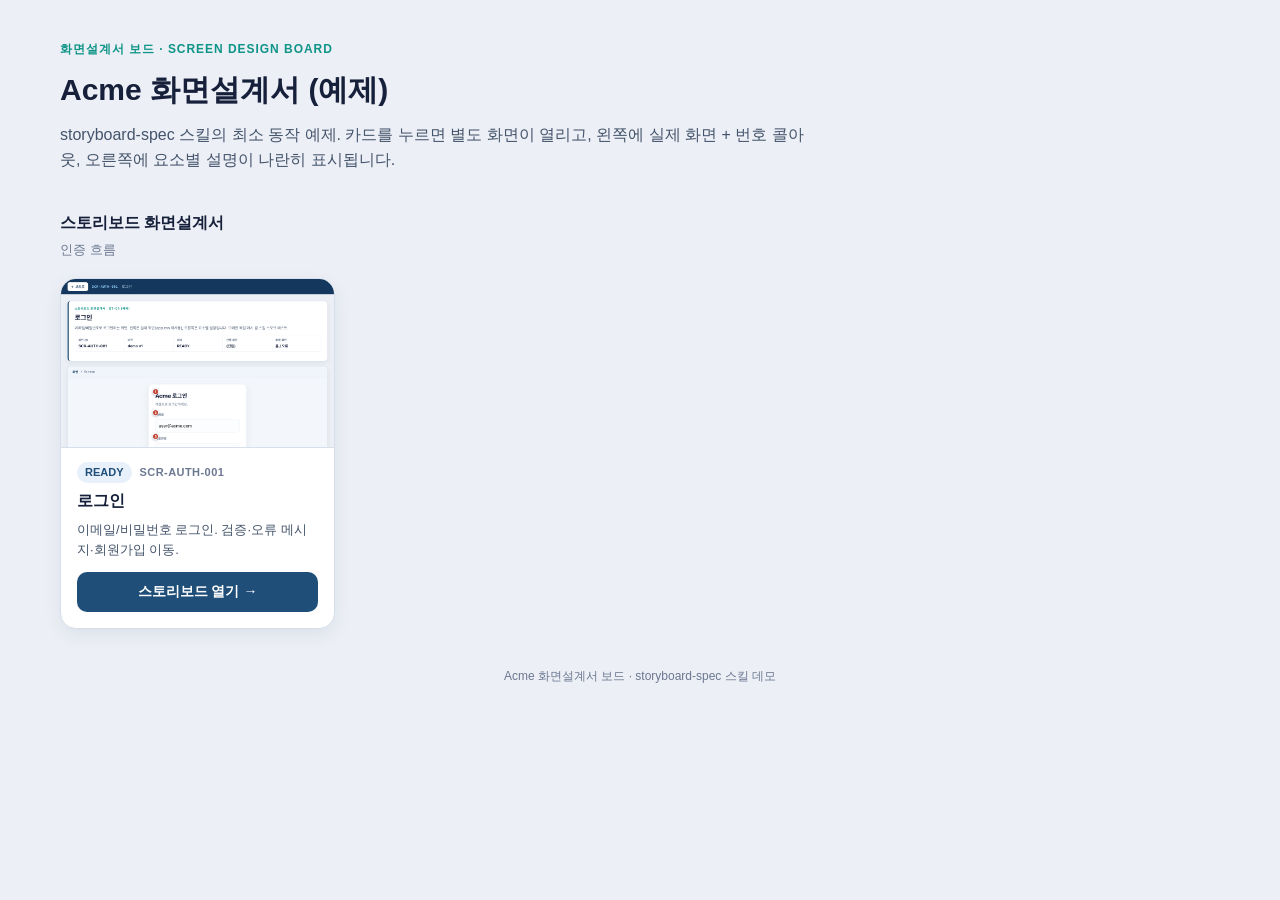
<file: examples/demo/index.html>
<!doctype html>
<html lang="ko">
<head>
  <meta charset="utf-8" />
  <meta name="viewport" content="width=device-width, initial-scale=1" />
  <title>Acme · 화면설계서 보드 (예제)</title>
  <link rel="stylesheet" href="./storyboard.css" />
  <style>
    .board-header { max-width: 1160px; margin: 0 auto; padding: 40px 28px 8px; }
    .board-header .eyebrow { margin: 0 0 8px; font-size: 12px; font-weight: 800; letter-spacing: .08em; text-transform: uppercase; color: var(--sb-accent); }
    .board-header h1 { margin: 0 0 10px; font-size: 30px; color: var(--sb-ink); }
    .board-header p { margin: 0; color: var(--sb-ink-soft); max-width: 84ch; }
    .group-label { max-width: 1160px; margin: 30px auto 0; padding: 0 28px; }
    .group-label h2 { margin: 0 0 2px; font-size: 16px; color: var(--sb-ink); }
    .group-label span { font-size: 13px; color: var(--sb-muted); }
    .sb-grid { max-width: 1160px; margin: 0 auto; padding: 16px 28px 8px; display: grid; grid-template-columns: repeat(auto-fill, minmax(250px, 1fr)); gap: 20px; }
    .sb-card { display: flex; flex-direction: column; background: var(--sb-panel); border: 1px solid var(--sb-line); border-radius: 16px; overflow: hidden; box-shadow: var(--sb-shadow); transition: transform .12s ease, box-shadow .12s ease; }
    .sb-card:hover { transform: translateY(-3px); box-shadow: 0 18px 36px rgba(20,56,93,.16); }
    .sb-card a.thumb { display: block; height: 168px; overflow: hidden; background: #eef2f7; border-bottom: 1px solid var(--sb-line); }
    .sb-card a.thumb img { width: 100%; display: block; object-fit: cover; object-position: top center; }
    .sb-card .body { padding: 14px 16px 16px; display: flex; flex-direction: column; flex: 1; }
    .sb-card .top { display: flex; align-items: center; gap: 8px; margin-bottom: 6px; }
    .sb-card .st { font-size: 11px; font-weight: 800; padding: 2px 8px; border-radius: 999px; background: #e8f1fb; color: var(--sb-primary); }
    .sb-card .code { font-size: 11px; font-weight: 800; letter-spacing: .04em; color: var(--sb-muted); }
    .sb-card h3 { margin: 0 0 6px; font-size: 16px; color: var(--sb-ink); }
    .sb-card p { margin: 0 0 12px; font-size: 13px; color: var(--sb-ink-soft); flex: 1; }
    .sb-card a.open { text-align: center; text-decoration: none; font-weight: 700; font-size: 14px; padding: 9px 14px; border-radius: 10px; background: var(--sb-primary); color: #fff; }
    .sb-card a.open:hover { background: var(--sb-primary-strong); }
    .board-foot { margin: 30px auto 50px; text-align: center; font-size: 12px; color: var(--sb-muted); }
  </style>
</head>
<body class="sb-body">
  <div class="board-header">
    <p class="eyebrow">화면설계서 보드 · Screen Design Board</p>
    <h1>Acme 화면설계서 (예제)</h1>
    <p>storyboard-spec 스킬의 최소 동작 예제. 카드를 누르면 별도 화면이 열리고, 왼쪽에 실제 화면 + 번호 콜아웃, 오른쪽에 요소별 설명이 나란히 표시됩니다.</p>
  </div>

  <div class="group-label">
    <h2>스토리보드 화면설계서</h2>
    <span>인증 흐름</span>
  </div>
  <main class="sb-grid">
    <article class="sb-card">
      <a class="thumb" href="./sb-01-login.html"><img src="./thumbs/sb-01-login.png" alt="로그인 미리보기" /></a>
      <div class="body">
        <div class="top"><span class="st">READY</span><span class="code">SCR-AUTH-001</span></div>
        <h3>로그인</h3>
        <p>이메일/비밀번호 로그인. 검증·오류 메시지·회원가입 이동.</p>
        <a class="open" href="./sb-01-login.html">스토리보드 열기 →</a>
      </div>
    </article>
  </main>

  <p class="board-foot">Acme 화면설계서 보드 · storyboard-spec 스킬 데모</p>
</body>
</html>
</file>
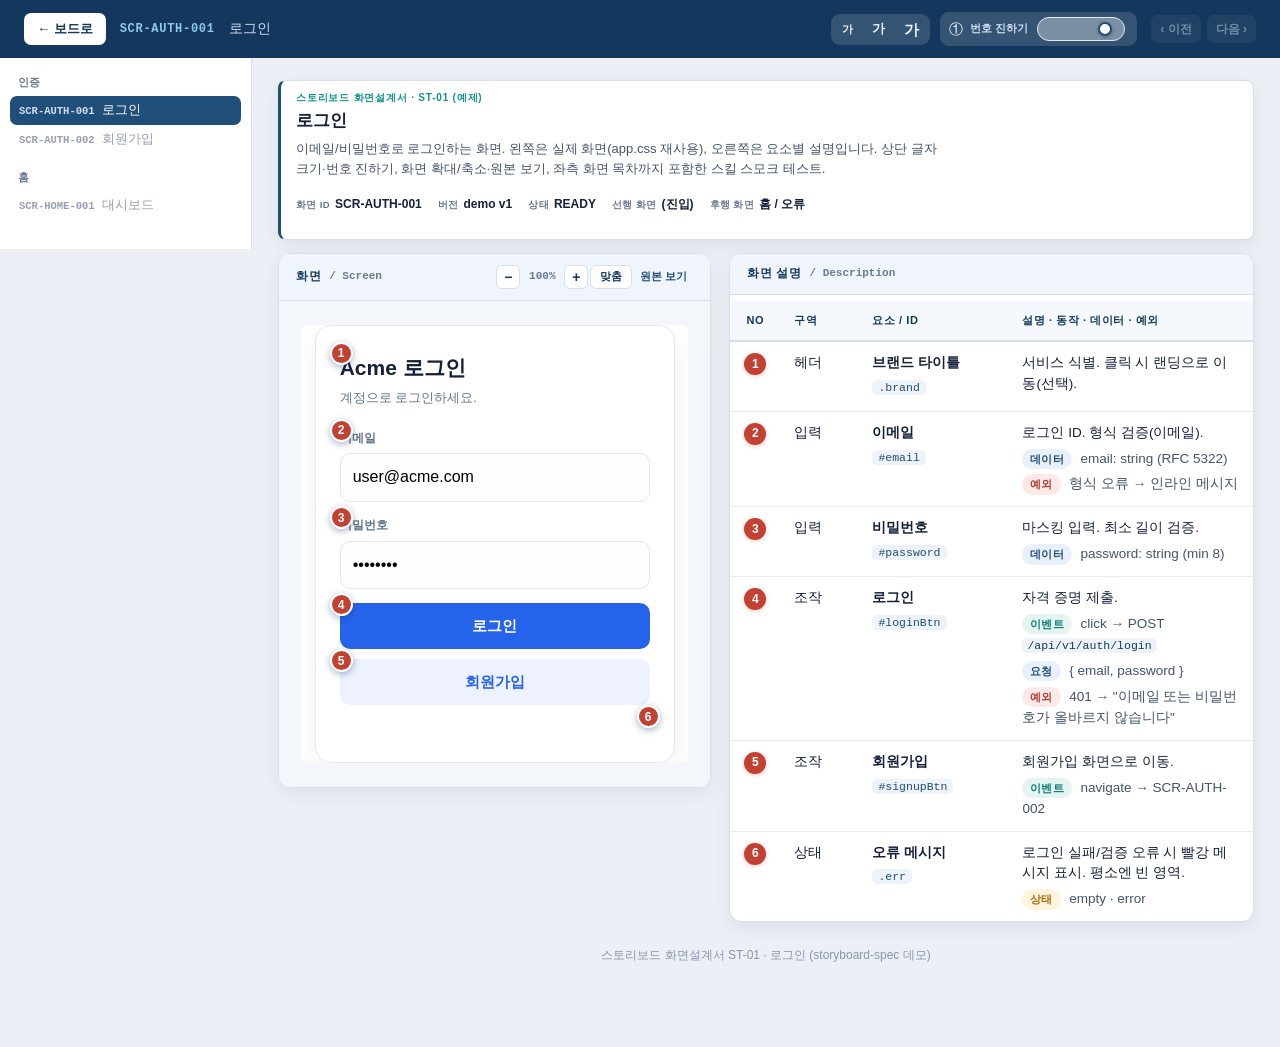
<file: examples/demo/sb-01-login.html>
<!doctype html>
<html lang="ko">
<head>
  <meta charset="utf-8" />
  <meta name="viewport" content="width=device-width, initial-scale=1" />
  <title>SCR-AUTH-001 로그인 · 스토리보드 화면설계서 (예제)</title>
  <link rel="stylesheet" href="./app.css" />          <!-- 대상 앱 진짜 CSS 먼저 -->
  <link rel="stylesheet" href="./storyboard.css" />   <!-- chrome 나중 -->
</head>
<body class="sb-body">
  <nav class="sb-nav">
    <a class="sb-back" href="./index.html">← 보드로</a>
    <span class="sb-nav-code">SCR-AUTH-001</span>
    <span class="sb-nav-title">로그인</span>
    <span class="sb-right">
      <div class="sb-ctl">
        <div class="sb-fontctl" role="group" aria-label="글자 크기">
          <button class="sm" data-fz="dec" aria-label="글자 작게" title="작게">가</button>
          <button data-fz="reset" aria-label="기본 글자 크기" title="기본">가</button>
          <button class="lg" data-fz="inc" aria-label="글자 크게" title="크게">가</button>
        </div>
        <label class="sb-opctl" title="콜아웃 번호 진하기 — 화면 가림 조절">
          <span class="ico">①</span><span class="lab">번호 진하기</span>
          <input type="range" min="20" max="100" step="5" data-op aria-label="콜아웃 번호 진하기" />
        </label>
      </div>
      <span class="sb-pager"><span class="pg">‹ 이전</span><span class="pg">다음 ›</span></span>
    </span>
  </nav>

  <div class="sb-layout">
    <aside class="sb-toc" aria-label="화면 목차">
      <div class="g">인증</div>
      <a class="t current" href="./sb-01-login.html"><span class="c">SCR-AUTH-001</span><span class="n">로그인</span></a>
      <span class="t plan"><span class="c">SCR-AUTH-002</span><span class="n">회원가입</span></span>
      <div class="g">홈</div>
      <span class="t plan"><span class="c">SCR-HOME-001</span><span class="n">대시보드</span></span>
    </aside>

    <main class="sb-main">
      <header class="sb-head">
        <p class="sb-eyebrow">스토리보드 화면설계서 · ST-01 (예제)</p>
        <h1>로그인</h1>
        <p>이메일/비밀번호로 로그인하는 화면. 왼쪽은 실제 화면(app.css 재사용), 오른쪽은 요소별 설명입니다. 상단 글자 크기·번호 진하기, 화면 확대/축소·원본 보기, 좌측 화면 목차까지 포함한 스킬 스모크 테스트.</p>
        <dl class="sb-meta">
          <div><dt>화면 ID</dt><dd>SCR-AUTH-001</dd></div>
          <div><dt>버전</dt><dd>demo v1</dd></div>
          <div><dt>상태</dt><dd>READY</dd></div>
          <div><dt>선행 화면</dt><dd>(진입)</dd></div>
          <div><dt>후행 화면</dt><dd>홈 / 오류</dd></div>
        </dl>
      </header>

      <div class="sb-split">
        <section class="sb-pane sb-screenpane">
          <div class="sb-cap">화면 <span class="sb-cap-en">/ Screen</span>
            <span class="sb-zoomctl">
              <button data-z="out" aria-label="축소" title="축소">−</button><span class="zlvl">100%</span>
              <button data-z="in" aria-label="확대" title="확대">+</button>
              <button class="wide" data-z="fit" title="원래대로">맞춤</button>
              <a href="#" data-lb-stage title="원본 보기 (전체화면 팝업)">원본 보기</a>
            </span>
          </div>
          <div class="sb-screen">
            <div class="sb-zoom" title="휠/버튼 확대 · 드래그 이동 · 더블클릭 원래대로">
              <div class="sb-stage">
                <div class="card">
                  <h2 class="brand sb-mark"><span class="sb-cue">1</span>Acme 로그인</h2>
                  <p class="sub">계정으로 로그인하세요.</p>

                  <label class="row sb-mark">
                    <span class="sb-cue">2</span>
                    <span>이메일</span>
                    <input type="email" value="user@acme.com" />
                  </label>

                  <label class="row sb-mark">
                    <span class="sb-cue">3</span>
                    <span>비밀번호</span>
                    <input type="password" value="········" />
                  </label>

                  <button class="btn sb-mark" type="button">로그인<span class="sb-cue">4</span></button>
                  <button class="btn ghost sb-mark" type="button">회원가입<span class="sb-cue">5</span></button>
                  <p class="err sb-mark"><span class="sb-cue r">6</span>&nbsp;</p>
                </div>
              </div>
            </div>
          </div>
        </section>

        <section class="sb-pane">
          <div class="sb-cap">화면 설명 <span class="sb-cap-en">/ Description</span></div>
          <div class="sb-notes-wrap">
            <table class="sb-notes">
              <thead>
                <tr><th class="c-no">No</th><th class="c-area">구역</th><th class="c-el">요소 / ID</th><th>설명 · 동작 · 데이터 · 예외</th></tr>
              </thead>
              <tbody>
                <tr>
                  <td class="c-no"><span class="sb-num">1</span></td>
                  <td>헤더</td>
                  <td><span class="sb-el">브랜드 타이틀</span><span class="sb-id">.brand</span></td>
                  <td><p>서비스 식별. 클릭 시 랜딩으로 이동(선택).</p></td>
                </tr>
                <tr>
                  <td class="c-no"><span class="sb-num">2</span></td>
                  <td>입력</td>
                  <td><span class="sb-el">이메일</span><span class="sb-id">#email</span></td>
                  <td>
                    <p>로그인 ID. 형식 검증(이메일).</p>
                    <span class="data"><span class="tag dt">데이터</span> email: string (RFC 5322)</span>
                    <span class="data"><span class="tag ex">예외</span> 형식 오류 → 인라인 메시지</span>
                  </td>
                </tr>
                <tr>
                  <td class="c-no"><span class="sb-num">3</span></td>
                  <td>입력</td>
                  <td><span class="sb-el">비밀번호</span><span class="sb-id">#password</span></td>
                  <td>
                    <p>마스킹 입력. 최소 길이 검증.</p>
                    <span class="data"><span class="tag dt">데이터</span> password: string (min 8)</span>
                  </td>
                </tr>
                <tr>
                  <td class="c-no"><span class="sb-num">4</span></td>
                  <td>조작</td>
                  <td><span class="sb-el">로그인</span><span class="sb-id">#loginBtn</span></td>
                  <td>
                    <p>자격 증명 제출.</p>
                    <span class="data"><span class="tag ev">이벤트</span> click → POST <code>/api/v1/auth/login</code></span>
                    <span class="data"><span class="tag dt">요청</span> { email, password }</span>
                    <span class="data"><span class="tag ex">예외</span> 401 → "이메일 또는 비밀번호가 올바르지 않습니다"</span>
                  </td>
                </tr>
                <tr>
                  <td class="c-no"><span class="sb-num">5</span></td>
                  <td>조작</td>
                  <td><span class="sb-el">회원가입</span><span class="sb-id">#signupBtn</span></td>
                  <td><p>회원가입 화면으로 이동.</p><span class="data"><span class="tag ev">이벤트</span> navigate → SCR-AUTH-002</span></td>
                </tr>
                <tr>
                  <td class="c-no"><span class="sb-num">6</span></td>
                  <td>상태</td>
                  <td><span class="sb-el">오류 메시지</span><span class="sb-id">.err</span></td>
                  <td><p>로그인 실패/검증 오류 시 빨강 메시지 표시. 평소엔 빈 영역.</p><span class="data"><span class="tag st">상태</span> empty · error</span></td>
                </tr>
              </tbody>
            </table>
          </div>
        </section>
      </div>

      <p class="sb-foot">스토리보드 화면설계서 ST-01 · 로그인 (storyboard-spec 데모)</p>
    </main>
  </div>

  <div class="sb-lb" id="sbLb" hidden>
    <div class="sb-lb-bar">
      <span class="t" id="sbLbTitle"></span>
      <span class="sb-zoomctl">
        <button data-z="out" aria-label="축소">−</button><span class="zlvl">100%</span>
        <button data-z="in" aria-label="확대">+</button><button class="wide" data-z="fit">맞춤</button>
      </span>
      <button class="sb-lb-x" data-lbclose aria-label="닫기">✕</button>
    </div>
    <div class="sb-lb-zoom" id="sbLbZoom"><div class="sb-stage" id="sbLbStage"><img id="sbLbImg" alt="원본 화면" draggable="false" /></div></div>
  </div>

  <script>
  (function(){var r=document.documentElement,FZ='sbFz',OP='sbCueOp',S=[1,1.12,1.26,1.42];
  function cl(i){i=parseInt(i,10)||0;return Math.max(0,Math.min(S.length-1,i));}
  function gF(){try{return cl(localStorage.getItem(FZ))}catch(e){return 0}}
  function gO(){try{var v=parseInt(localStorage.getItem(OP),10);return(v>=20&&v<=100)?v:100}catch(e){return 100}}
  function aF(i){r.style.setProperty('--sb-fz',S[cl(i)]);}
  function aO(v){r.style.setProperty('--sb-cue-op',(v/100).toFixed(2));}
  aF(gF());aO(gO());
  function wire(){var fi=gF();
    document.querySelectorAll('[data-fz]').forEach(function(b){b.addEventListener('click',function(){
      var a=b.dataset.fz;fi=a==='inc'?cl(fi+1):a==='dec'?cl(fi-1):0;aF(fi);try{localStorage.setItem(FZ,fi)}catch(e){}});});
    var s=document.querySelector('[data-op]');
    if(s){s.value=gO();s.addEventListener('input',function(){aO(s.value);try{localStorage.setItem(OP,s.value)}catch(e){}});}}
  if(document.readyState!=='loading')wire();else document.addEventListener('DOMContentLoaded',wire);
  window.addEventListener('storage',function(e){if(e.key===FZ)aF(gF());
    if(e.key===OP){aO(gO());var s=document.querySelector('[data-op]');if(s)s.value=gO();}});})();
  </script>
  <script>
  (function(){function init(box){var stage=box.querySelector('.sb-stage');if(!stage)return;
    var pane=box.closest('.sb-screenpane')||box.closest('.sb-pane')||box.parentNode,
        z=1,tx=0,ty=0,MIN=1,MAX=6,drag=false,sx=0,sy=0,btx=0,bty=0,lbl=pane.querySelector('.zlvl');
    function clamp(){var r=box.getBoundingClientRect(),w=stage.offsetWidth*z,h=stage.offsetHeight*z;
      tx=Math.max(Math.min(0,r.width-w),Math.min(0,tx));ty=Math.max(Math.min(0,r.height-h),Math.min(0,ty));}
    function apply(){clamp();stage.style.transform='translate('+tx+'px,'+ty+'px) scale('+z+')';
      box.classList.toggle('zoomed',z>1);if(lbl)lbl.textContent=Math.round(z*100)+'%';}
    function zoomAt(cx,cy,nz){nz=Math.max(MIN,Math.min(MAX,nz));var r=box.getBoundingClientRect(),
      ox=cx-r.left,oy=cy-r.top;tx=ox-(ox-tx)*(nz/z);ty=oy-(oy-ty)*(nz/z);z=nz;apply();}
    function reset(){z=1;tx=0;ty=0;apply();}
    box.addEventListener('wheel',function(e){e.preventDefault();zoomAt(e.clientX,e.clientY,z*(e.deltaY<0?1.15:1/1.15));},{passive:false});
    box.addEventListener('pointerdown',function(e){if(z<=1)return;drag=true;box.classList.add('dragging');
      sx=e.clientX;sy=e.clientY;btx=tx;bty=ty;try{box.setPointerCapture(e.pointerId)}catch(_){}});
    box.addEventListener('pointermove',function(e){if(!drag)return;tx=btx+(e.clientX-sx);ty=bty+(e.clientY-sy);apply();});
    function end(){drag=false;box.classList.remove('dragging');}
    box.addEventListener('pointerup',end);box.addEventListener('pointercancel',end);
    box.addEventListener('dblclick',function(e){e.preventDefault();reset();});
    pane.querySelectorAll('.sb-zoomctl [data-z]').forEach(function(b){b.addEventListener('click',function(){
      var r=box.getBoundingClientRect(),cx=r.left+r.width/2,cy=r.top+r.height/2,a=b.dataset.z;
      if(a==='in')zoomAt(cx,cy,z*1.3);else if(a==='out')zoomAt(cx,cy,z/1.3);else reset();});});
    apply();}
  function boot(){document.querySelectorAll('.sb-screen .sb-zoom').forEach(init);}
  if(document.readyState!=='loading')boot();else document.addEventListener('DOMContentLoaded',boot);})();
  </script>
  <script>
  (function(){var lb=document.getElementById('sbLb');if(!lb)return;
  var zoom=document.getElementById('sbLbZoom'),stage=document.getElementById('sbLbStage')||zoom.querySelector('.sb-stage'),
      title=document.getElementById('sbLbTitle'),lvl=lb.querySelector('.zlvl');
  var IMG='<img id="sbLbImg" alt="원본 화면" draggable="false" />';
  var mode='img',z=1,fit=1,tx=0,ty=0,drag=false,sx=0,sy=0,btx=0,bty=0;
  function apply(){stage.style.transform='translate('+tx+'px,'+ty+'px) scale('+z+')';if(lvl)lvl.textContent=Math.round(z/fit*100)+'%';}
  function fitNow(){var r=zoom.getBoundingClientRect(),w,h;
    if(mode==='img'){var img=document.getElementById('sbLbImg');w=(img&&img.naturalWidth)||1;h=(img&&img.naturalHeight)||1;}
    else{w=stage.offsetWidth||1;h=stage.offsetHeight||1;}
    fit=Math.min(r.width/w,r.height/h)||1;z=fit;tx=(r.width-w*z)/2;ty=(r.height-h*z)/2;apply();}
  function openImg(src,t){mode='img';stage.style.position='';stage.style.background='';stage.style.padding='';
    stage.innerHTML=IMG;var img=document.getElementById('sbLbImg');title.textContent=t||'';lb.hidden=false;
    if(img.complete&&img.naturalWidth)fitNow();else img.onload=fitNow;img.src=src;}
  function openStage(sel,t){mode='stage';var s=document.querySelector(sel||'.sb-screen .sb-stage');
    stage.style.position='absolute';stage.style.top='0';stage.style.left='0';stage.style.background='#fff';stage.style.padding='18px';
    stage.innerHTML=s?s.innerHTML:'';title.textContent=t||'원본 보기';lb.hidden=false;requestAnimationFrame(fitNow);}
  function close(){lb.hidden=true;stage.innerHTML='';}
  function zoomAt(cx,cy,nz){var mn=fit*0.5,mx=Math.max(1,fit)*8;nz=Math.max(mn,Math.min(mx,nz));
    var r=zoom.getBoundingClientRect(),ox=cx-r.left,oy=cy-r.top;tx=ox-(ox-tx)*(nz/z);ty=oy-(oy-ty)*(nz/z);z=nz;apply();}
  document.querySelectorAll('[data-lb]').forEach(function(b){b.addEventListener('click',function(e){e.preventDefault();openImg(b.getAttribute('data-lb'),b.getAttribute('data-title'));});});
  document.querySelectorAll('[data-lb-stage]').forEach(function(b){b.addEventListener('click',function(e){e.preventDefault();openStage(b.getAttribute('data-lb-stage'),b.getAttribute('data-title'));});});
  lb.querySelectorAll('[data-lbclose]').forEach(function(b){b.addEventListener('click',close);});
  lb.addEventListener('click',function(e){if(e.target===lb)close();});
  document.addEventListener('keydown',function(e){if(!lb.hidden&&e.key==='Escape')close();});
  zoom.addEventListener('wheel',function(e){e.preventDefault();zoomAt(e.clientX,e.clientY,z*(e.deltaY<0?1.15:1/1.15));},{passive:false});
  zoom.addEventListener('pointerdown',function(e){drag=true;zoom.classList.add('dragging');sx=e.clientX;sy=e.clientY;btx=tx;bty=ty;try{zoom.setPointerCapture(e.pointerId)}catch(_){}});
  zoom.addEventListener('pointermove',function(e){if(!drag)return;tx=btx+(e.clientX-sx);ty=bty+(e.clientY-sy);apply();});
  function end(){drag=false;zoom.classList.remove('dragging');}
  zoom.addEventListener('pointerup',end);zoom.addEventListener('pointercancel',end);
  lb.querySelectorAll('[data-z]').forEach(function(b){b.addEventListener('click',function(){
    var r=zoom.getBoundingClientRect(),cx=r.left+r.width/2,cy=r.top+r.height/2,a=b.dataset.z;
    if(a==='in')zoomAt(cx,cy,z*1.3);else if(a==='out')zoomAt(cx,cy,z/1.3);else fitNow();});});
  window.addEventListener('resize',function(){if(!lb.hidden)fitNow();});})();
  </script>
  <script>(function(){var c=document.querySelector(".sb-toc a.t.current"),t=document.querySelector(".sb-toc");if(c&&t)t.scrollTop=c.offsetTop-t.clientHeight/2+20;})();</script>
</body>
</html>
</file>
<file: examples/demo/storyboard.css>
/* storyboard.css — 스토리보드식 화면설계서 chrome (도메인 무관 · 재사용)
   왼쪽: 대상 앱의 "실제 화면" 재현(대상 앱의 진짜 CSS를 함께 링크) + 번호 콜아웃
   오른쪽: 요소별 설명표
   ───────────────────────────────────────────────────────────────
   사용법:
     <link rel="stylesheet" href="<대상앱의 실제 CSS>" />   <!-- 먼저: 화면 재현용 -->
     <link rel="stylesheet" href="./storyboard.css" />        <!-- 다음: chrome -->
   - 모든 클래스는 sb- 접두사 → 대상 앱 CSS와 충돌하지 않음.
   - 테마는 아래 :root 변수만 바꾸면 됨(대상 앱 색에 맞추기).
   - .sb-cue 의 !important 는 의도된 것: 대상 앱의 `.field span{display:block}`,
     `.meter span{background;border-radius}` 같은 규칙이 콜아웃 <span>을 덮어쓰는
     것을 막아 항상 "흰 테두리 빨강 원 + 중앙 숫자"가 되게 한다. 지우지 말 것. */

:root {
  color-scheme: light;             /* 문서 산출물은 라이트 단일 모드 고정 */
  --sb-fz: 1;                       /* reading-text scale, set by the top-right 글자 크기 control */
  --sb-cue-op: 0.6;                 /* pinned callout opacity, set by the 콜아웃 진하기 slider */
  --sb-ink: #16203a;
  --sb-ink-soft: #44546b;
  --sb-muted: #6b7891;
  --sb-line: #d7e0ea;
  --sb-line-soft: #e9eef5;
  --sb-bg: #eceff5;
  --sb-bg-screen: #f3f6fb;
  --sb-panel: #ffffff;
  --sb-primary: #1f4e79;
  --sb-primary-strong: #14385d;
  --sb-accent: #0f9488;
  --sb-cue: #c24132;               /* 콜아웃 번호 원 색 (의미적 마커 전용) */
  --sb-shadow: 0 6px 18px rgba(20, 56, 93, .07);
  --sb-shadow-lg: 0 14px 36px rgba(20, 56, 93, .10);
  --sb-radius: 12px;
  --sb-radius-sm: 8px;
  --sb-mono: "SF Mono", ui-monospace, Menlo, Consolas, monospace;
}

.sb-body {
  margin: 0;
  background: var(--sb-bg);
  color: var(--sb-ink);
  font-family: -apple-system, BlinkMacSystemFont, "Segoe UI", "Noto Sans KR", Arial, sans-serif;
  line-height: 1.55;
  -webkit-font-smoothing: antialiased;
  text-rendering: optimizeLegibility;
}

/* 상단 내비 */
.sb-nav { position: sticky; top: 0; z-index: 20; display: flex; align-items: center; gap: 14px; padding: 12px 24px; background: var(--sb-primary-strong); color: #fff; box-shadow: 0 1px 0 rgba(255,255,255,.06); }
.sb-nav a.sb-back { text-decoration: none; font-weight: 700; font-size: 13px; color: var(--sb-primary-strong); background: #fff; padding: 6px 13px; border-radius: 7px; transition: background .12s ease; }
.sb-nav a.sb-back:hover { background: #e8f1fb; }
.sb-nav .sb-nav-code { font-size: 12px; font-weight: 800; letter-spacing: .06em; color: #8fc7f0; font-family: var(--sb-mono); }
.sb-nav .sb-nav-title { font-size: 14px; color: #cfe0f2; }

/* 문서 래퍼 */
.sb-doc { max-width: none; margin: 0; padding: 24px 28px 72px; }   /* 전체 폭 사용(좌우 여백 없음) */

/* 화면 정보(메타) 헤더 — 보조 정보라 한 줄 인라인 칩으로 압축(정책/화면이 주역) */
.sb-head { background: var(--sb-panel); border: 1px solid var(--sb-line); border-left: 3px solid var(--sb-primary); border-radius: var(--sb-radius-sm); padding: 9px 15px; margin-bottom: 13px; box-shadow: var(--sb-shadow); }
.sb-head .sb-eyebrow { margin: 0 0 2px; font-size: 10px; font-weight: 800; letter-spacing: .08em; text-transform: uppercase; color: var(--sb-accent); }
.sb-head h1 { margin: 0 0 6px; font-size: 16.5px; letter-spacing: -.01em; }
.sb-head p { margin: 0 0 8px; color: var(--sb-ink-soft); font-size: 13px; max-width: 90ch; }
.sb-meta { display: flex; flex-wrap: wrap; gap: 3px 16px; background: none; border: 0; border-radius: 0; overflow: visible; }
.sb-meta div { display: inline-flex; align-items: baseline; gap: 5px; background: none; padding: 0; }
.sb-meta dt { font-size: 9.5px; font-weight: 800; color: var(--sb-muted); text-transform: uppercase; letter-spacing: .04em; }
.sb-meta dd { margin: 0; font-size: 12px; font-weight: 700; color: var(--sb-ink); }

/* 좌우 분할 — 좁아지면 1열(화면이 위로) */
.sb-split { display: grid; grid-template-columns: minmax(430px, 0.95fr) minmax(440px, 1.15fr); gap: 18px; align-items: start; }

/* 패널 공통(좌/우 캡션) */
.sb-pane { background: var(--sb-panel); border: 1px solid var(--sb-line); border-radius: var(--sb-radius); box-shadow: var(--sb-shadow); overflow: hidden; }
.sb-cap { display: flex; align-items: center; gap: 8px; padding: 11px 17px; background: #f0f5fb; border-bottom: 1px solid var(--sb-line); font-size: 11.5px; font-weight: 800; letter-spacing: .05em; text-transform: uppercase; color: var(--sb-primary-strong); }
.sb-cap .sb-cap-en { font-weight: 700; color: var(--sb-muted); text-transform: none; letter-spacing: 0; font-family: var(--sb-mono); font-size: 11px; }

/* 좌측 화면 재현 영역 — 콜아웃이 모서리 밖으로 나가도 안 잘리게 padding 확보 */
.sb-screen { padding: 24px 22px; background: var(--sb-bg-screen); }
/* 화면 고정(sticky): 설명이 화면보다 길 때, 스크롤해도 화면이 항상 보이게 한다.
   sticky 는 pane(.sb-screenpane) 레벨에 걸어야 한다 — .sb-pane{overflow:hidden}이
   있어 화면 div 안쪽에 걸면 그 박스 안에서만 갇혀 효과가 없다(과거 버그). pane 을
   직접 sticky 로 만들고, 화면이 뷰포트보다 길면 pane 안에서 세로 스크롤되게 한다. */
.sb-screenpane { position: sticky; top: 66px; align-self: start; max-height: calc(100vh - 80px); display: flex; flex-direction: column; }
.sb-screenpane .sb-screen { flex: 1 1 auto; min-height: 0; overflow: auto; }
.sb-screen-sticky { position: static; top: auto; }   /* 구버전 산출물 호환: sticky 는 이제 pane 이 담당 */

/* 콜아웃 번호 마커(화면 위에 절대배치). .sb-mark 를 단 요소의 모서리에 붙는다. */
.sb-mark { position: relative; }
.sb-cue {
  position: absolute; z-index: 5; top: -10px; left: -10px;
  width: var(--sb-cue-size, 23px) !important; height: var(--sb-cue-size, 23px) !important;
  min-width: var(--sb-cue-size, 23px); min-height: var(--sb-cue-size, 23px);
  padding: 0 !important; margin: 0 !important;
  display: flex !important; align-items: center; justify-content: center;
  background: var(--sb-cue) !important; color: #fff !important;
  border: 2px solid #fff !important; border-radius: 50% !important;
  font-size: var(--sb-cue-font, 12px) !important; font-weight: 800 !important;
  line-height: 1 !important; text-align: center;
  white-space: nowrap !important; word-break: normal !important; overflow-wrap: normal !important;
  letter-spacing: 0 !important; font-variant-numeric: tabular-nums;
  box-shadow: 0 2px 7px rgba(20, 56, 93, .38);
  opacity: var(--sb-cue-op);   /* 번호 진하기 슬라이더가 모든 콜아웃에 적용되도록(이미지 .pin 뿐 아니라 재현 마크업도) */
}
.sb-cue.r { left: auto; right: -10px; }   /* 오른쪽 모서리에 붙일 때 */

/* 우측 설명표 */
.sb-notes-wrap { padding: 6px 0 0; }
table.sb-notes { width: 100%; border-collapse: collapse; font-size: calc(13.5px * var(--sb-fz)); }   /* 글자 크기 컨트롤이 설명표(=description)에 적용되도록 */
table.sb-notes th, table.sb-notes td { text-align: left; padding: 11px 14px; border-bottom: 1px solid var(--sb-line-soft); vertical-align: top; }
table.sb-notes thead th { background: #f5f9fd; color: var(--sb-primary-strong); font-size: 11px; font-weight: 800; text-transform: uppercase; letter-spacing: .05em; border-bottom: 2px solid var(--sb-line); }
table.sb-notes tbody tr { transition: background .1s ease; }
table.sb-notes tbody tr:hover { background: #f6faff; }
table.sb-notes tbody tr:last-child td { border-bottom: 0; }
table.sb-notes .c-no { width: 36px; text-align: center; }
table.sb-notes .c-area { width: 78px; }
table.sb-notes .c-el { width: 150px; }
.sb-num { display: inline-flex; align-items: center; justify-content: center; width: var(--sb-cue-size, 22px); height: var(--sb-cue-size, 22px); min-width: var(--sb-cue-size, 22px); min-height: var(--sb-cue-size, 22px); background: var(--sb-cue); color: #fff; border-radius: 50%; font-size: var(--sb-cue-font, 12px); font-weight: 800; white-space: nowrap; word-break: normal; overflow-wrap: normal; letter-spacing: 0; font-variant-numeric: tabular-nums; box-shadow: 0 1px 4px rgba(194, 65, 50, .3); }
.sb-el { font-weight: 800; color: var(--sb-ink); display: block; margin-bottom: 3px; }
.sb-id { font-family: var(--sb-mono); font-size: 11.5px; color: var(--sb-primary); background: #eef3f9; padding: 1px 6px; border-radius: 5px; }
.sb-notes code { font-family: var(--sb-mono); font-size: 11.5px; background: #eef3f9; padding: 1px 5px; border-radius: 5px; color: var(--sb-primary-strong); }
.sb-notes td p { margin: 0 0 5px; }
.sb-notes td .data { display: block; margin-top: 5px; color: var(--sb-ink-soft); }
.sb-notes .tag { display: inline-block; font-size: 10.5px; font-weight: 800; padding: 2px 8px; border-radius: 999px; margin-right: 5px; letter-spacing: .01em; }
.sb-notes .tag.ev { background: #e3f4f2; color: #0c7d72; }   /* 이벤트/동작 */
.sb-notes .tag.dt { background: #e8f1fb; color: #1f4e79; }   /* 데이터/계약 */
.sb-notes .tag.ex { background: #fde9e7; color: #b13a2c; }   /* 예외 */
.sb-notes .tag.st { background: #fff4dc; color: #a96c12; }   /* 상태 */

/* 하단 비고/관련 명세 */
.sb-foot-note { margin-top: 16px; background: var(--sb-panel); border: 1px solid var(--sb-line); border-radius: var(--sb-radius-sm); padding: 15px 18px; font-size: 13px; color: var(--sb-ink-soft); }
.sb-foot-note strong { color: var(--sb-ink); }
.sb-foot-note a { color: var(--sb-primary); font-weight: 700; }
.sb-foot { margin-top: 24px; text-align: center; font-size: 12px; color: #8a96aa; }

@media (max-width: 1040px) {
  .sb-split { grid-template-columns: 1fr; }
  .sb-screenpane { position: static; max-height: none; }   /* 1열이면 화면이 위로 → sticky 불필요 */
  .sb-screenpane .sb-screen { overflow: visible; }
  .sb-screen-sticky { position: static; }
}

/* ── Figma-extraction layout ───────────────────────────────────────────
   When the "screen" is an exported image (Figma/native mockup) instead of
   reproduced markup: image goes in .sb-stage, crisp HTML callouts are PINNED
   on top via .sb-cue.pin (left/top % = marker center ÷ crop size). The RIGHT
   description and BOTTOM policy/rules are REAL TEXT (Figma TEXT nodes → HTML),
   never baked into the image — so they stay selectable/searchable. */
.sb-split > * { min-width: 0; }   /* let grid tracks shrink below the screen image's natural width (min-content) */

/* zoom/pan viewport: .sb-zoom clips, .sb-stage is transformed (scale+translate) by zoom-control.js.
   Callouts live inside .sb-stage so they zoom/pan with the screen, staying pinned to their elements. */
.sb-zoom { position: relative; overflow: hidden; border-radius: 6px; background: #fff; cursor: grab; touch-action: none; }
.sb-zoom.zoomed { cursor: grab; }
.sb-zoom.dragging { cursor: grabbing; }
.sb-stage { position: relative; display: block; transform-origin: 0 0; }
.sb-screen-img { width: 100%; max-width: 100%; height: auto; display: block; background: #fff; -webkit-user-select: none; user-select: none; -webkit-user-drag: none; }
.sb-cue.pin { position: absolute; top: auto; left: auto; transform: translate(-50%, -50%); opacity: var(--sb-cue-op); transition: opacity .12s ease; }
.sb-zoom:hover .sb-cue { opacity: 1; }   /* hover the screen to bring all callouts to full strength */

.sb-zoomctl { margin-left: auto; display: inline-flex; align-items: center; gap: 2px; text-transform: none; letter-spacing: 0; }
.sb-zoomctl button { border: 1px solid var(--sb-line); background: #fff; color: var(--sb-primary-strong); cursor: pointer; font-weight: 800; line-height: 1; width: 24px; height: 24px; border-radius: 6px; font-family: inherit; font-size: 14px; }
.sb-zoomctl button.wide { width: auto; padding: 0 9px; font-size: 11px; font-weight: 700; }
.sb-zoomctl button:hover { background: #eef5fc; }
.sb-zoomctl .zlvl { font-size: 11px; font-weight: 700; color: var(--sb-muted); min-width: 40px; text-align: center; font-family: var(--sb-mono); }
.sb-zoomctl a { font-size: 11px; font-weight: 700; color: var(--sb-primary); text-decoration: none; padding: 0 6px; }

/* RIGHT description / BOTTOM policy = real text. Reading sizes scale with --sb-fz. */
.sb-desc { padding: 8px 20px 20px; }
.sb-desc-intro { background: #f5f9fd; border: 1px solid var(--sb-line-soft); border-radius: 9px; padding: 11px 15px; margin: 4px 0 16px; }
.sb-desc-intro p { margin: 0 0 4px; font-size: calc(13px * var(--sb-fz)); color: var(--sb-ink-soft); line-height: 1.55; }
.sb-desc-intro p.b { padding-left: 13px; text-indent: -11px; }
.sb-desc-item { margin: 0 0 16px; }
.sb-desc-item h4 { display: flex; align-items: baseline; gap: 8px; margin: 0 0 8px; font-size: calc(14.5px * var(--sb-fz)); color: var(--sb-primary-strong); padding-bottom: 6px; border-bottom: 1px solid var(--sb-line-soft); }
.sb-desc-item h4 .sb-n { flex: none; align-self: center; }
.sb-desc-item ul { margin: 0; padding-left: 20px; }
.sb-desc-item li { font-size: calc(13.5px * var(--sb-fz)); color: var(--sb-ink-soft); margin: 0 0 5px; line-height: 1.58; }
.sb-desc-item p.sub { margin: 3px 0 5px 15px; font-size: calc(13px * var(--sb-fz)); color: var(--sb-muted); line-height: 1.55; }
/* 정책 · 규칙 — 화면설계서에서 가장 중요한 계약. 상단(설명/화면 위)에 강조 배치.
   순서는 .sb-main 의 flex order 로 끌어올린다(아래). 보더/그림자로 시선을 고정. */
.sb-policy { margin: 0 0 16px; border: 1px solid #bfe6df; border-left: 5px solid var(--sb-accent); box-shadow: 0 5px 16px rgba(15, 148, 136, .13); }
.sb-policy .sb-cap { background: #d6efea; color: #0a5e56; font-size: 12px; }
.sb-policy .sb-cap .sb-cap-en { color: #4a8d85; }
.sb-policy .sb-desc { padding-top: 13px; }

/* 정책 접이식(디폴트 숨김): summary = 강조 캡션(항상 보임), 본문은 펼칠 때만 */
.sb-pol-det > summary.sb-cap { cursor: pointer; list-style: none; -webkit-user-select: none; user-select: none; }
.sb-pol-det > summary.sb-cap::-webkit-details-marker { display: none; }
.sb-pol-det > summary .sb-pol-state { margin-left: auto; font-size: 10.5px; font-weight: 700; color: #0a5e56; background: #fff; border: 1px solid #bfe6df; border-radius: 999px; padding: 1px 10px; text-transform: none; letter-spacing: 0; }
.sb-pol-det > summary .sb-pol-state::after { content: "펼치기 \25BE"; }
.sb-pol-det[open] > summary .sb-pol-state::after { content: "접기 \25B4"; }
.sb-pol-det > summary.sb-cap:hover { background: #cdeae3; }
.sb-pol-det[open] > summary.sb-cap { border-bottom: 1px solid var(--sb-line); }

/* 정책 본문 구조: 제목 + 섹션 카드(헤더+항목 리스트)를 2열 신문 레이아웃으로 컴팩트하게 */
.sb-pol { padding: 13px 18px 8px; }
.sb-pol-title { margin: 0 0 12px; font-size: calc(14px * var(--sb-fz)); font-weight: 800; color: #0a5e56; }
.sb-pol-cols { column-count: 2; column-gap: 26px; }
.sb-pol-card { break-inside: avoid; -webkit-column-break-inside: avoid; display: inline-block; width: 100%; margin: 0 0 14px; }
.sb-pol-card h5 { margin: 0 0 7px; font-size: calc(12.5px * var(--sb-fz)); font-weight: 800; color: var(--sb-primary-strong); padding: 4px 11px; background: #eaf3fb; border-left: 3px solid var(--sb-accent); border-radius: 5px; }
.sb-pol-card ul { margin: 0; padding: 0; list-style: none; }
.sb-pol-card li { position: relative; padding: 3px 0 3px 14px; font-size: calc(12.5px * var(--sb-fz)); color: var(--sb-ink-soft); line-height: 1.5; }
.sb-pol-card li::before { content: ""; position: absolute; left: 2px; top: 9px; width: 4px; height: 4px; border-radius: 50%; background: var(--sb-accent); }
.sb-pol-card li .k { font-weight: 800; color: var(--sb-ink); }
.sb-pol .pchip { display: inline-block; font-size: .92em; font-weight: 700; padding: 0 5px; border-radius: 5px; background: #e3f4f2; color: #0c7d72; }
.sb-pol .pref { font-family: var(--sb-mono); font-size: .9em; font-weight: 700; color: var(--sb-primary); background: #eef3f9; padding: 0 4px; border-radius: 4px; }
.sb-pol code { font-family: var(--sb-mono); font-size: .9em; background: #f4eee2; color: #8a5a12; padding: 0 4px; border-radius: 4px; word-break: break-all; }
@media (max-width: 900px) { .sb-pol-cols { column-count: 1; } }
.sb-doc-narrow { max-width: 1040px; margin: 0 auto; }

/* detail layout: left TOC (jump between screens without the board) + main content.
   The TOC fills what was centered empty margin, so content shifts right and no space is wasted. */
.sb-layout { display: grid; grid-template-columns: 252px minmax(0, 1fr); align-items: start; }
.sb-toc { position: sticky; top: 56px; align-self: start; box-sizing: border-box; max-height: calc(100vh - 56px); overflow: auto; padding: 14px 10px 30px; background: var(--sb-panel); border-right: 1px solid var(--sb-line); }
.sb-toc .g { font-size: 11px; font-weight: 800; color: var(--sb-muted); text-transform: uppercase; letter-spacing: .04em; margin: 15px 8px 5px; }
.sb-toc .g:first-child { margin-top: 2px; }
.sb-toc a.t, .sb-toc span.t { display: flex; gap: 7px; align-items: baseline; padding: 6px 9px; border-radius: 7px; text-decoration: none; color: var(--sb-ink-soft); font-size: calc(12.5px * var(--sb-fz)); line-height: 1.34; }
.sb-toc a.t .c, .sb-toc span.t .c { font-family: var(--sb-mono); font-size: 10.5px; font-weight: 800; color: var(--sb-muted); flex: none; }
.sb-toc a.t .n, .sb-toc span.t .n { overflow: hidden; }
.sb-toc a.t:hover { background: #f0f5fb; color: var(--sb-ink); }
.sb-toc a.t.current { background: var(--sb-primary); color: #fff; }
.sb-toc a.t.current .c { color: #cfe0f2; }
.sb-toc span.t.plan { color: var(--sb-muted); opacity: .7; }   /* 미작성(계획) 화면 — 링크 없이 흐리게 */
.sb-toc span.t.plan .c { color: var(--sb-muted); }
/* flex column + order: DOM 순서와 무관하게 정책을 헤더 바로 아래·화면/설명 위로 올린다.
   (구버전 산출물 DOM 은 split→policy 순이지만 order 로 시각 순서를 헤더→정책→화면/설명으로 고정) */
.sb-main { min-width: 0; padding: 22px 26px 70px; display: flex; flex-direction: column; }
.sb-main > .sb-head { order: -2; }
.sb-main > .sb-policy { order: -1; }
@media (max-width: 1000px) {
  .sb-layout { grid-template-columns: 1fr; }
  .sb-toc { position: static; max-height: 240px; border-right: 0; border-bottom: 1px solid var(--sb-line); }
}

/* Lightbox viewer — 원본 보기 opens the full-res frame in an in-page popup (no new tab),
   with the same wheel/buttons/drag zoom. Driven by lightbox.js. */
.sb-lb { position: fixed; inset: 0; z-index: 100; display: flex; flex-direction: column; background: rgba(10, 18, 30, .9); }
.sb-lb[hidden] { display: none; }
.sb-lb-bar { display: flex; align-items: center; gap: 14px; padding: 10px 16px; }
.sb-lb-bar .t { font-size: 13px; font-weight: 700; color: #dce7f5; }
.sb-lb-bar .sb-zoomctl { margin-left: auto; }
.sb-lb-bar .zlvl { color: #cfe0f2; }
.sb-lb-x { background: rgba(255, 255, 255, .14); color: #fff; border: 0; width: 32px; height: 32px; border-radius: 8px; font-size: 14px; cursor: pointer; }
.sb-lb-x:hover { background: rgba(255, 255, 255, .26); }
.sb-lb-zoom { flex: 1; overflow: hidden; cursor: grab; touch-action: none; }
.sb-lb-zoom.dragging { cursor: grabbing; }
.sb-lb-zoom .sb-stage { transform-origin: 0 0; }
.sb-lb-zoom img { display: block; max-width: none; -webkit-user-select: none; user-select: none; -webkit-user-drag: none; }

/* Shared settings cluster (top-right): 글자 크기 + 콜아웃 진하기 slider.
   Both write localStorage, so a change on ONE storyboard applies to ALL on next load
   (and live across open tabs via the `storage` event). */
.sb-ctl { display: inline-flex; align-items: center; gap: 10px; }
.sb-opctl { display: inline-flex; align-items: center; gap: 7px; background: rgba(255,255,255,.14); border-radius: 9px; padding: 3px 10px 3px 9px; }
.sb-opctl .ico { font-size: 14px; color: #fff; line-height: 1; }
.sb-opctl .lab { font-size: 11px; font-weight: 700; color: #cfe0f2; white-space: nowrap; }
.sb-opctl input[type=range] { -webkit-appearance: none; appearance: none; width: 88px; height: 4px; border-radius: 999px; background: rgba(255,255,255,.35); outline: none; }
.sb-opctl input[type=range]::-webkit-slider-thumb { -webkit-appearance: none; appearance: none; width: 14px; height: 14px; border-radius: 50%; background: #fff; border: 2px solid var(--sb-primary); cursor: pointer; box-shadow: 0 1px 4px rgba(0,0,0,.3); }
.sb-opctl input[type=range]::-moz-range-thumb { width: 14px; height: 14px; border-radius: 50%; background: #fff; border: 2px solid var(--sb-primary); cursor: pointer; }
.sb-opctl input[type=range]:focus-visible { outline: 2px solid #8fc7f0; outline-offset: 3px; }

/* 글자 크기 control — top-right segmented pill (set --sb-fz, persisted in localStorage) */
.sb-fontctl { display: inline-flex; align-items: center; gap: 1px; background: rgba(255,255,255,.14); border-radius: 9px; padding: 2px; }
.sb-fontctl button { border: 0; cursor: pointer; background: transparent; color: #eaf2fb; font-weight: 800; line-height: 1; padding: 6px 9px; border-radius: 7px; font-family: inherit; }
.sb-fontctl button.lg { font-size: 15px; }
.sb-fontctl button.sm { font-size: 11px; }
.sb-fontctl button:hover { background: rgba(255,255,255,.20); }
.sb-fontctl button:focus-visible { outline: 2px solid #8fc7f0; outline-offset: 1px; }
.sb-fontctl .on { background: #fff; color: var(--sb-primary-strong); }

/* 상단 우측 클러스터 정렬 + 이전/다음 pager (기본 템플릿 nav용; figma 페이지는 자체 inline에서 .sb-right 정의) */
.sb-right { margin-left: auto; display: flex; align-items: center; gap: 14px; }
.sb-pager { display: inline-flex; gap: 6px; }
.sb-pager a, .sb-pager .pg { font-size: 12px; font-weight: 700; color: #cfe0f2; text-decoration: none; padding: 5px 9px; border-radius: 7px; background: rgba(255,255,255,.10); }
.sb-pager a:hover { background: rgba(255,255,255,.22); color: #fff; }
.sb-pager .pg { opacity: .5; }   /* 비활성(끝 화면) */

/* on the light board header the control sits on a tinted chip */
.board-fontctl { background: #e8f1fb; }
.board-fontctl button { color: var(--sb-primary-strong); }
.board-fontctl button:hover { background: #d4e6f7; }
.board-fontctl .on { background: var(--sb-primary); color: #fff; }
</file>
<file: examples/demo/app.css>
/* examples/demo/app.css — 가상의 "대상 앱" 진짜 CSS (로그인 화면).
   STT 도메인과 무관한 예시로, 스킬이 도메인 독립적임을 보여준다.
   주의: .row span { display:block } 규칙이 일부러 들어가 있다 —
   콜아웃 <span class="sb-cue"> 가 이 규칙에 깨지지 않는지(storyboard.css의 !important)
   를 검증하는 스모크 테스트 역할. */

:root { --c:#2563eb; --c-strong:#1d4ed8; --ink:#0f172a; --line:#e2e8f0; --muted:#64748b; }
* { box-sizing: border-box; }
body { margin:0; font-family: system-ui, -apple-system, "Noto Sans KR", sans-serif; background:#f1f5f9; color:var(--ink); }

.card { max-width: 360px; margin: 0 auto; background:#fff; border:1px solid var(--line); border-radius:16px; padding:26px 24px; box-shadow:0 10px 30px rgba(15,23,42,.06); }
.brand { font-size:21px; font-weight:800; margin:0 0 4px; }
.sub { margin:0 0 20px; font-size:13px; color:var(--muted); }

.row { display:block; margin-bottom:14px; }
.row span { display:block; font-size:12px; font-weight:700; color:var(--muted); margin-bottom:6px; }  /* ← cue 파괴 규칙 */
input { width:100%; padding:11px 12px; border:1px solid var(--line); border-radius:10px; font:inherit; background:#fbfdff; }
input:focus { outline:3px solid rgba(37,99,235,.18); outline-offset:1px; }

.btn { width:100%; min-height:46px; border:0; border-radius:10px; background:var(--c); color:#fff; font-weight:700; font-size:15px; cursor:pointer; }
.btn:hover { background:var(--c-strong); }
.btn.ghost { background:#eef2ff; color:var(--c); margin-top:10px; }
.err { color:#dc2626; font-size:13px; margin:10px 0 0; min-height:18px; }
</file>
